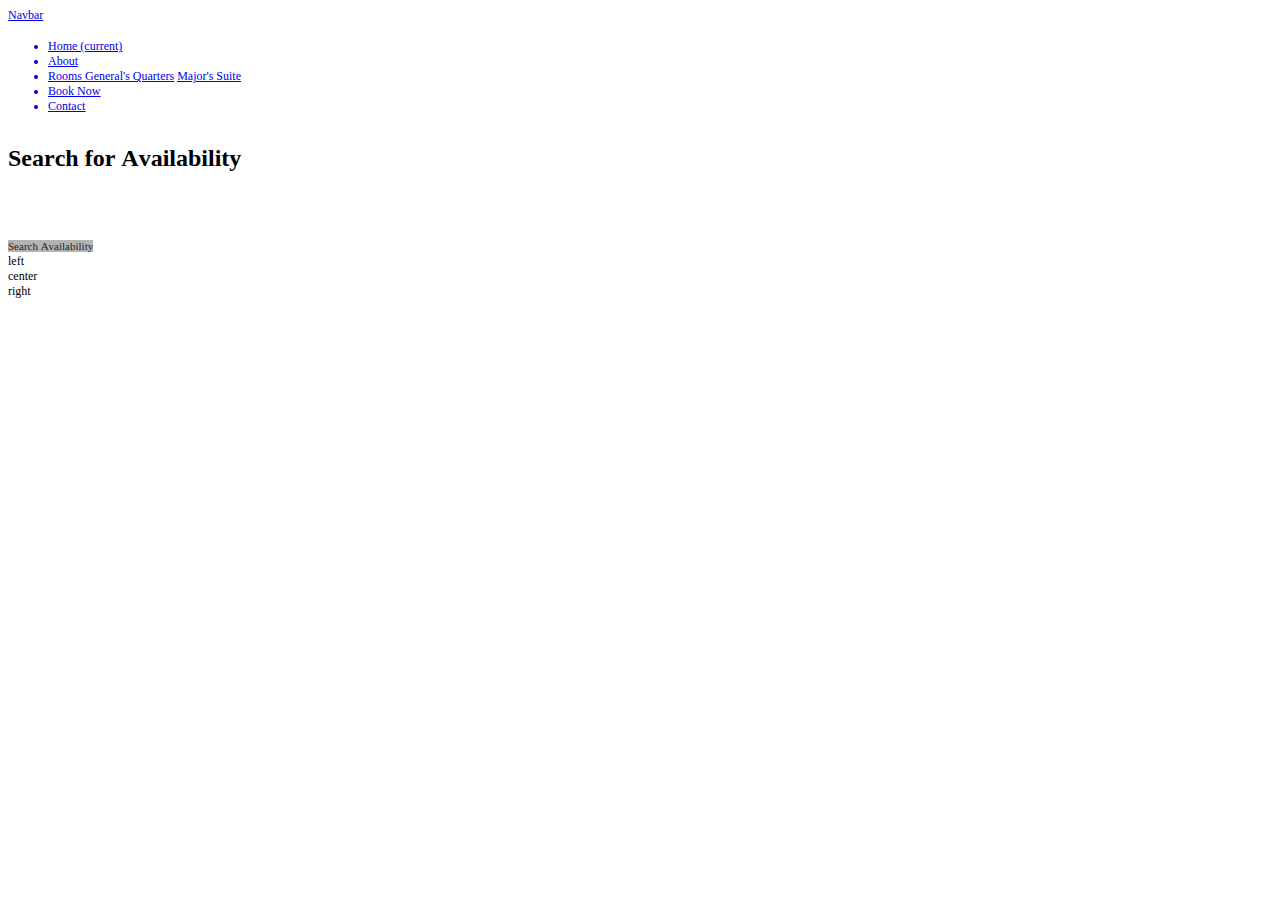
<file: html-source/reservation.html>
<!DOCTYPE html PUBLIC "-//W3C//DTD HTML 4.01//EN" "http://www.w3.org/TR/html4/strict.dtd">
<html>
<head>
  <meta http-equiv="Content-Type" content="text/html; charset=utf-8">
  <meta http-equiv="Content-Style-Type" content="text/css">
  <title></title>
  <meta name="Generator" content="Cocoa HTML Writer">
  <meta name="CocoaVersion" content="2113.2">
  <style type="text/css">
    p.p1 {margin: 0.0px 0.0px 0.0px 0.0px; font: 12.0px Times; color: #0000e9; -webkit-text-stroke: #0000e9}
    p.p2 {margin: 0.0px 0.0px 0.0px 0.0px; font: 12.0px Times; color: #000000; -webkit-text-stroke: #000000; min-height: 14.0px}
    p.p4 {margin: 0.0px 0.0px 6.0px 0.0px; font: 12.0px Times; color: #000000; -webkit-text-stroke: #000000; min-height: 14.0px}
    p.p5 {margin: 0.0px 0.0px 0.0px 0.0px; font: 11.0px 'Helvetica Neue'; color: #000000; color: rgba(0, 0, 0, 0.85); -webkit-text-stroke: rgba(0, 0, 0, 0.85)}
    p.p6 {margin: 0.0px 0.0px 0.0px 0.0px; font: 12.0px Times; color: #000000; -webkit-text-stroke: #000000}
    li.li1 {margin: 0.0px 0.0px 0.0px 0.0px; font: 12.0px Times; color: #0000e9; -webkit-text-stroke: #0000e9}
    span.s1 {text-decoration: underline ; font-kerning: none}
    span.s2 {-webkit-text-stroke: 0px #000000}
    span.s3 {font-kerning: none; color: #000000; -webkit-text-stroke: 0px #000000}
    span.s4 {text-decoration: underline ; font-kerning: none; color: #0000e9; -webkit-text-stroke: 0px #0000e9}
    span.s5 {font-kerning: none}
    span.s6 {font-kerning: none; background-color: #b3b3b3}
    span.s7 {font: 12.0px Times; font-kerning: none; color: #000000; -webkit-text-stroke: 0px #000000}
    ul.ul1 {list-style-type: disc}
  </style>
</head>
<body>
<p class="p1"><span class="s1">Navbar</span></p>
<ul class="ul1">
  <li class="li1"><span class="s2"><a href="file:///Users/migu4903/projects/go-course/bookings-mine/html-source/index.html"><span class="s1">Home (current)</span></a></span><span class="s3"><span class="Apple-converted-space"> </span></span></li>
  <li class="li1"><span class="s2"><a href="file:///Users/migu4903/projects/go-course/bookings-mine/html-source/about.html"><span class="s1">About</span></a></span><span class="s3"><span class="Apple-converted-space"> </span></span></li>
  <li class="li1"><span class="s2"></span><span class="s1">Rooms <a href="file:///Users/migu4903/projects/go-course/bookings-mine/html-source/generals.html">General's Quarters</a></span><span class="s3"> <a href="file:///Users/migu4903/projects/go-course/bookings-mine/html-source/majors.html"><span class="s4">Major's Suite</span></a> <br>
</span></li>
  <li class="li1"><span class="s2"><a href="file:///Users/migu4903/projects/go-course/bookings-mine/html-source/reservation.html"><span class="s1">Book Now</span></a></span><span class="s3"><span class="Apple-converted-space"> </span></span></li>
  <li class="li1"><span class="s2"><a href="file:///Users/migu4903/projects/go-course/bookings-mine/html-source/contact.html"><span class="s1">Contact</span></a></span><span class="s3"><span class="Apple-converted-space"> </span></span></li>
</ul>
<p class="p2"><span class="s5"></span><br></p>
<h1 style="margin: 0.0px 0.0px 16.1px 0.0px; font: 24.0px Times; color: #000000; -webkit-text-stroke: #000000"><span class="s5"><b>Search for Availability</b></span></h1>
<p class="p2"><span class="s5"></span><br></p>
<p class="p2"><span class="s5"></span><br></p>
<p class="p4"><span class="s5"></span><br></p>
<p class="p5"><span class="s6">Search Availability</span><span class="s7"><span class="Apple-converted-space"> </span></span></p>
<p class="p6"><span class="s5">left<span class="Apple-converted-space"> </span></span></p>
<p class="p6"><span class="s5">center<span class="Apple-converted-space"> </span></span></p>
<p class="p6"><span class="s5">right<span class="Apple-converted-space"> </span></span></p>
</body>
</html>
</file>
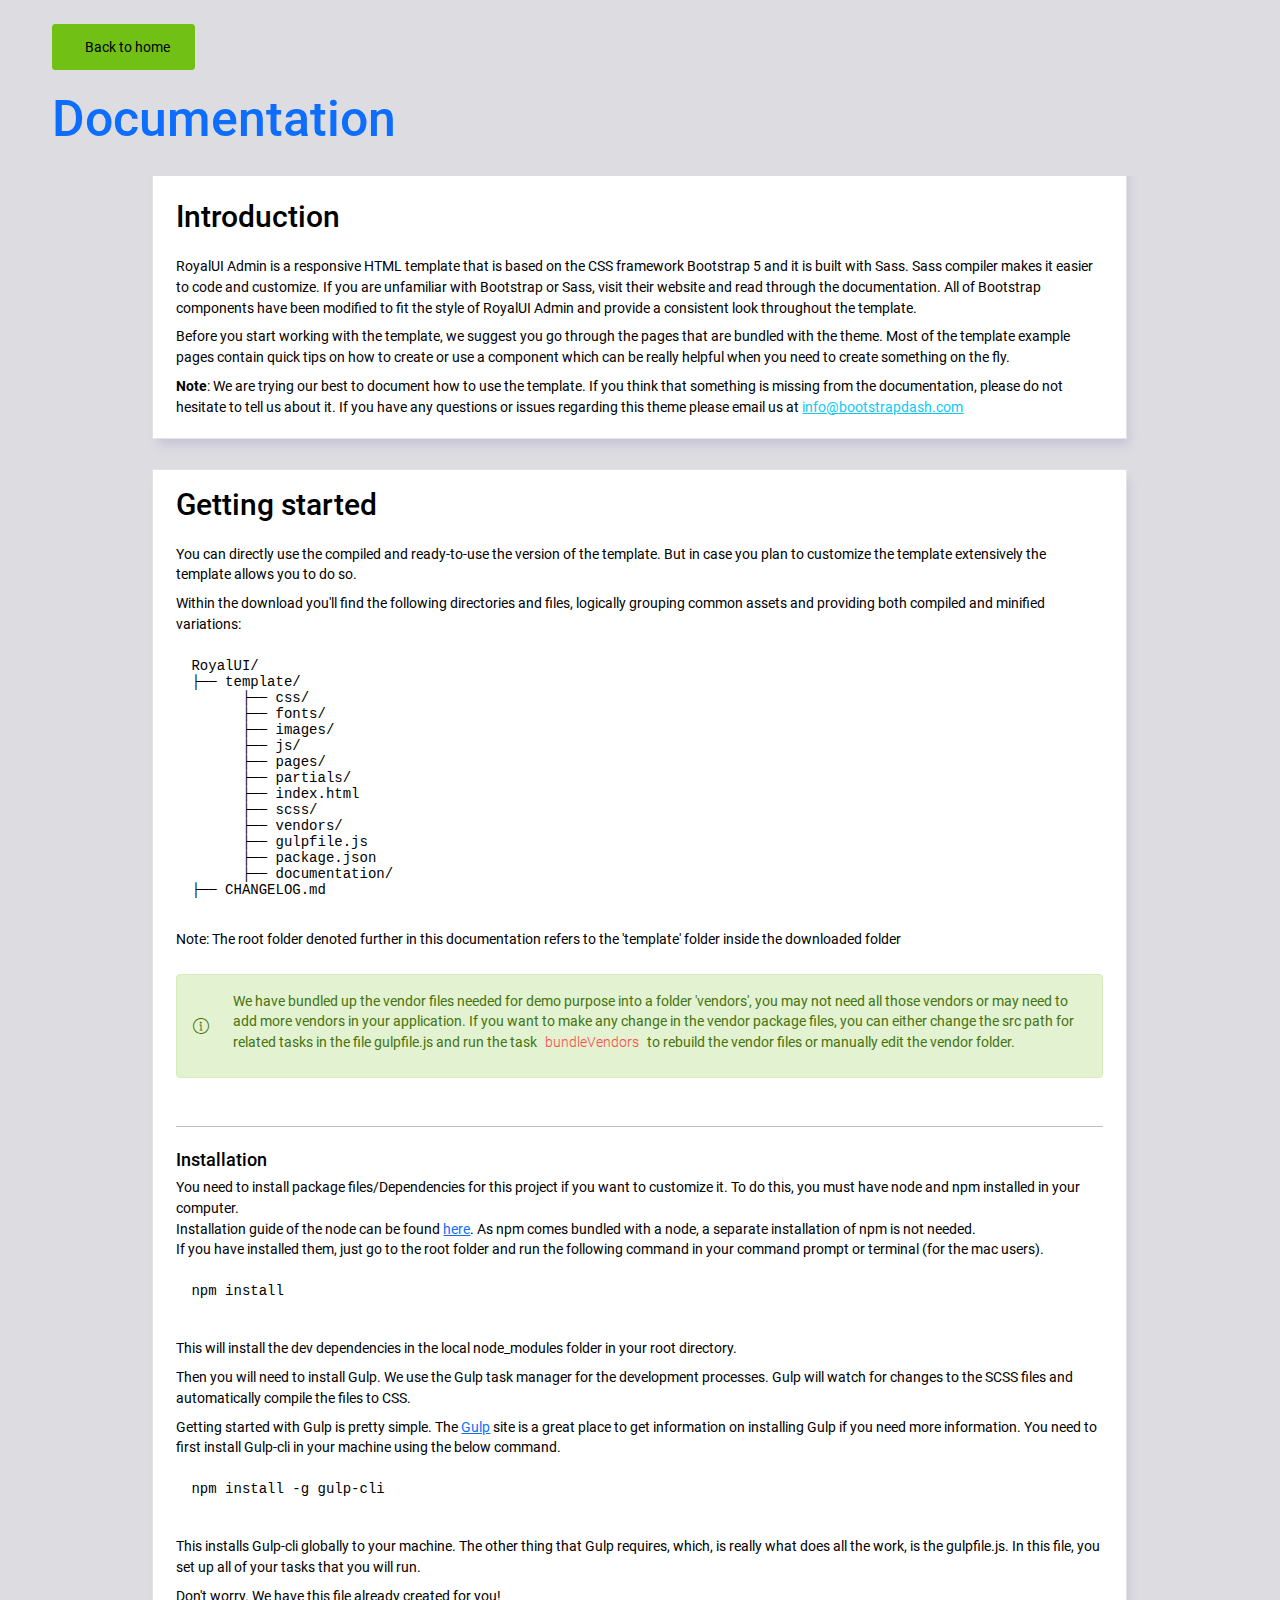
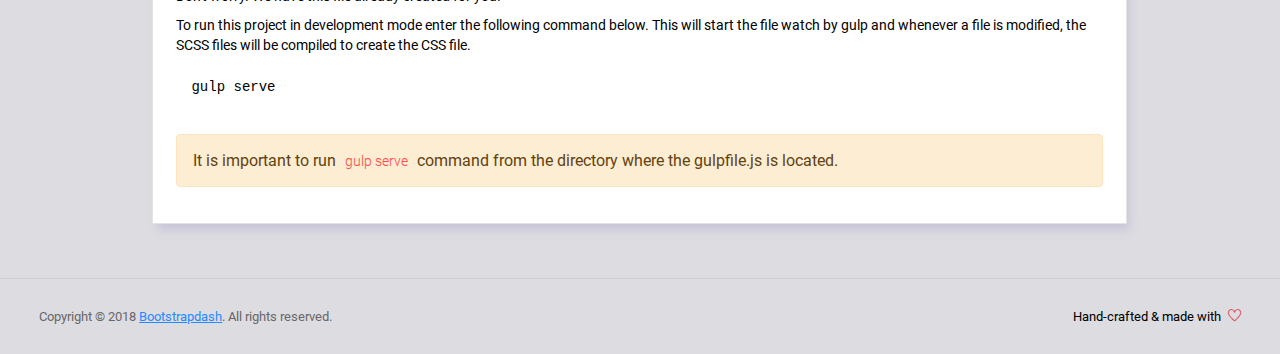
<file: static/admin/documentation/documentation.html>
<!DOCTYPE html>
<html lang="en">

<head>
  <!-- Required meta tags -->
  <meta charset="utf-8">
  <meta name="viewport" content="width=device-width, initial-scale=1, shrink-to-fit=no">
  <title>RoyalUI Admin Dashboard</title>
  <!-- plugins:css -->
  <link rel="stylesheet" href="../vendors/ti-icons/css/themify-icons.css">
  <link rel="stylesheet" href="../vendors/base/vendor.bundle.base.css">
  <!-- endinject -->
  <!-- plugin css for this page -->
  <!-- End plugin css for this page -->
  <!-- inject:css -->
  <link rel="stylesheet" href="../css/style.css">
  <!-- endinject -->
  <link rel="shortcut icon" href="../images/favicon.png" />
</head>

<body>
  <div class="container-scroller">
    <div class="container-fluid page-body-wrapper full-page-wrapper">
      <div class="main-panel w-100  documentation">
        <div class="content-wrapper">
          <div class="container-fluid">
            <div class="row">
              <div class="col-12 doc-header">
                <a class="btn btn-success" href="../index.html"><i class="mdi mdi-home me-2"></i>Back to home</a>
                <h1 class="text-primary mt-4">Documentation</h1>
              </div>
            </div>
            <div class="row doc-content">
              <div class="col-12 col-md-10 offset-md-1">
                <div class="col-12 grid-margin" id="doc-intro">
                    <div class="card">
                        <div class="card-body">
                            <h3 class="mb-4 mt-4">Introduction</h3>
                            <p>RoyalUI Admin is a responsive HTML template that is based on the CSS framework Bootstrap 5 and it is built with Sass. Sass compiler makes it easier to code and customize. If you are unfamiliar with Bootstrap or Sass, visit their
                                website and read through the documentation. All of Bootstrap components have been modified to fit the style of RoyalUI Admin and provide a consistent look throughout the template.</p>
                            <p>Before you start working with the template, we suggest you go through the pages that are bundled with the theme. Most of the template example pages contain quick tips on how to create or use a component which can
                                be really helpful when you need to create something on the fly.</p>
                            <p class="d-inline"><strong>Note</strong>: We are trying our best to document how to use the template. If you think that something is missing from the documentation, please do not hesitate to tell us about it. If you have any questions or issues regarding this theme please email us at <a class="d-inline text-info" href="mailto:info@bootstrapdash.com">info@bootstrapdash.com</a></p>
                        </div>
                    </div>
                </div>
                <div class="col-12 grid-margin" id="doc-started">
                    <div class="card">
                        <div class="card-body">
                            <h3 class="mb-4">Getting started</h3>
                            <p>You can directly use the compiled and ready-to-use the version of the template. But in case you plan to customize the template extensively the template allows you to do so.</p>
                            <p>Within the download you'll find the following directories and files, logically grouping common assets and providing both compiled and minified variations:</p>
                            <pre>
RoyalUI/
├── template/
      ├── css/
      ├── fonts/
      ├── images/
      ├── js/
      ├── pages/
      ├── partials/
      ├── index.html
      ├── scss/
      ├── vendors/
      ├── gulpfile.js
      ├── package.json                           
      ├── documentation/
├── CHANGELOG.md</pre>
                            <p class="mt-1">Note: The root folder denoted further in this documentation refers to the 'template' folder inside the downloaded folder</p>
                            <div class="alert alert-success mt-4 d-flex align-items-center" role="alert">
                              <i class="ti-info-alt me-4"></i>
                              <p>We have bundled up the vendor files needed for demo purpose into a folder 'vendors', you may not need all those vendors or may need to add more vendors in your application. If you want to make any change in the vendor package files, you can either change the src path for related tasks in the file gulpfile.js and run the task <code> bundleVendors </code> to rebuild the vendor files or manually edit the vendor folder.</p>
                            </div>
                            <hr class="mt-5">
                            <h4 class="mt-4">Installation</h4>
                            <p class="mb-0">
                              You need to install package files/Dependencies for this project if you want to customize it. To do this, you must have <span class="font-weight-bold">node and npm</span> installed in your computer.
                            </p>
                            <p class="mb-0">Installation guide of the node can be found <a href="https://nodejs.org/en/">here</a>. As npm comes bundled with a node, a separate installation of npm is not needed.</p>
                            <p>
                                If you have installed them, just go to the root folder and run the following command in your command prompt or terminal (for the mac users).
                            </p>
                            <pre class="shell-mode">
npm install</pre>
                            <p class="mt-4">
                              This will install the dev dependencies in the local <span class="font-weight-bold">node_modules</span> folder in your root directory.
                            </p>
                            <p class="mt-2">
                              Then you will need to install <span class="font-weight-bold">Gulp</span>. We use the Gulp task manager for the development processes. Gulp will watch for changes to the SCSS files and automatically compile the files to CSS.
                            </p>
                            <p>Getting started with Gulp is pretty simple. The <a href="https://gulpjs.com/" target="_blank">Gulp</a> site is a great place to get information on installing Gulp if you need more information. You need to first install Gulp-cli in your machine using the below command.</p>
                            <pre class="shell-mode">
npm install -g gulp-cli</pre>
                            <p class="mt-4">This installs Gulp-cli globally to your machine. The other thing that Gulp requires, which, is really what does all the work, is the gulpfile.js. In this file, you set up all of your tasks that you will run.</p>
                            <p>Don't worry. We have this file already created for you!</p>
                            <p>To run this project in development mode enter the following command below. This will start the file watch by gulp and whenever a file is modified, the SCSS files will be compiled to create the CSS file.</p>
<pre class="shell-mode">
gulp serve</pre>           
                            <div class="alert alert-warning mt-4" role="alert">
                              <i class="ti-info-alt-outline"></i>It is important to run <code>gulp serve</code> command from the directory where the gulpfile.js is located.
                            </div>
                        </div>
                    </div>
                </div>
              </div>
            </div>
          </div>
        </div>
        <!-- partial:../partials/_footer.html -->

        <footer class="footer">
          <div class="d-sm-flex justify-content-center justify-content-sm-between">
            <span class="text-muted text-center text-sm-left d-block d-sm-inline-block">Copyright © 2018 <a href="https://www.bootstrapdash.com/" target="_blank">Bootstrapdash</a>. All rights reserved.</span>
            <span class="float-none float-sm-right d-block mt-1 mt-sm-0 text-center">Hand-crafted & made with <i class="ti-heart text-danger ms-1"></i></span>
          </div>
        </footer>

        <!-- partial -->
      </div>
    </div>
  </div>
<!-- plugins:js -->
<script src="../vendors/base/vendor.bundle.base.js"></script>
<!-- endinject -->
<!-- inject:js -->
<script src="../js/off-canvas.js"></script>
<script src="../js/hoverable-collapse.js"></script>
<script src="../js/template.js"></script>
<script src="../js/todolist.js"></script>
<!-- endinject -->
<!-- Custom js for this page-->
<script src="../js/documentation.js"></script> 
<!-- End custom js for this page-->
</body>

</html>
</file>
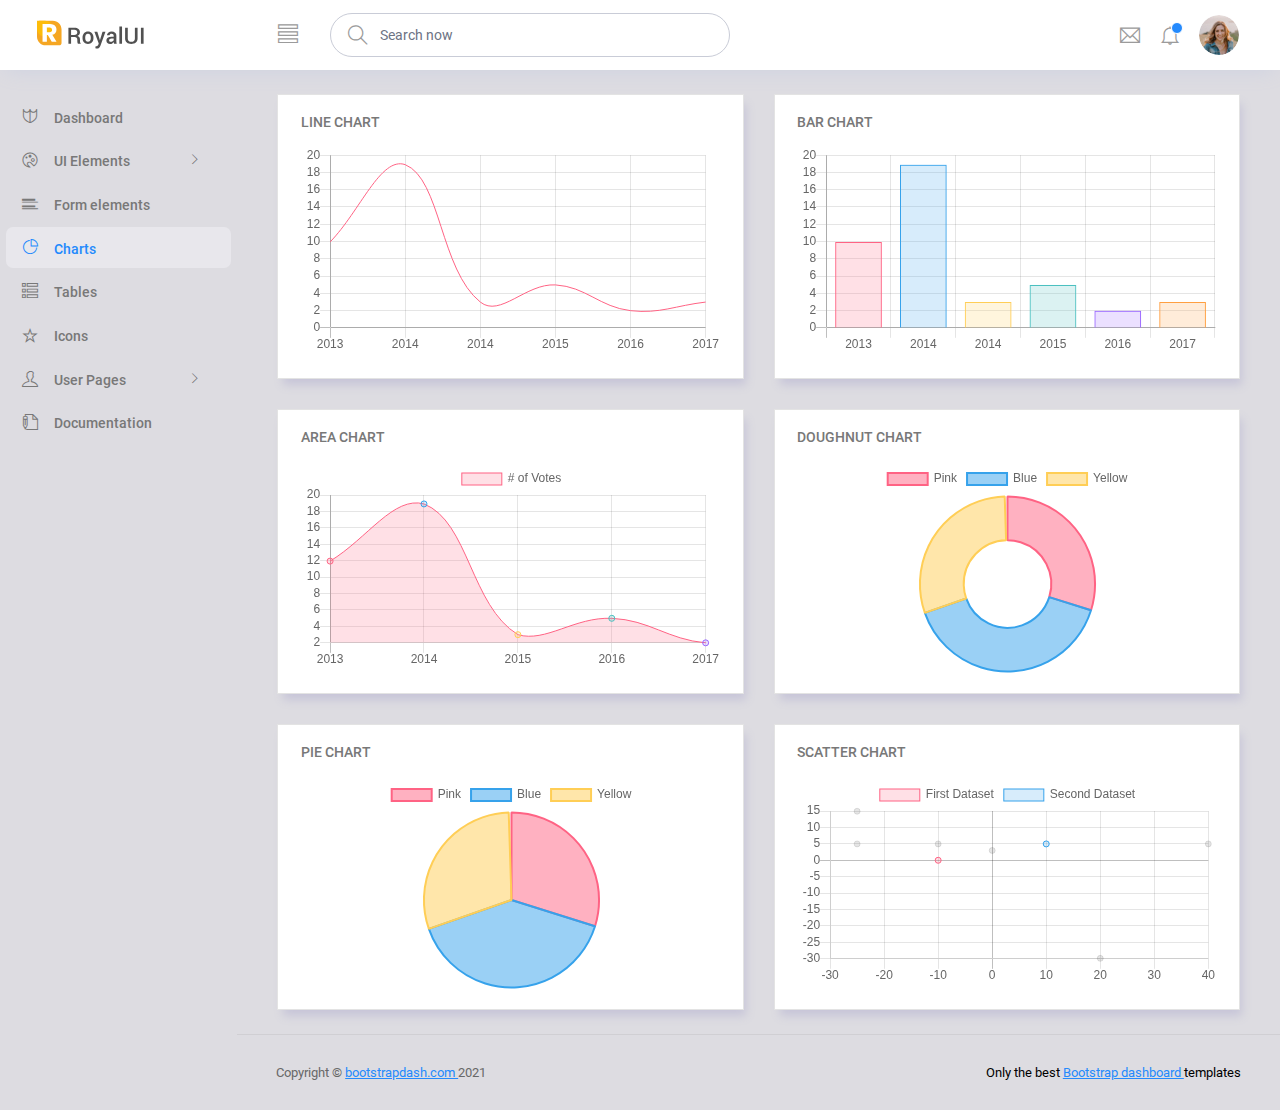
<file: static/admin/pages/charts/chartjs.html>
<!DOCTYPE html>
<html lang="en">

<head>
  <!-- Required meta tags -->
  <meta charset="utf-8">
  <meta name="viewport" content="width=device-width, initial-scale=1, shrink-to-fit=no">
  <title>RoyalUI Admin</title>
  <!-- plugins:css -->
  <link rel="stylesheet" href="../../vendors/ti-icons/css/themify-icons.css">
  <link rel="stylesheet" href="../../vendors/base/vendor.bundle.base.css">
  <!-- endinject -->
  <!-- inject:css -->
  <link rel="stylesheet" href="../../css/style.css">
  <!-- endinject -->
  <link rel="shortcut icon" href="../../images/favicon.png" />
</head>

<body>
  <div class="container-scroller">
    <!-- partial:../../partials/_navbar.html -->
    <nav class="navbar col-lg-12 col-12 p-0 fixed-top d-flex flex-row">
      <div class="text-center navbar-brand-wrapper d-flex align-items-center justify-content-center">
        <a class="navbar-brand brand-logo me-5" href="../../index.html"><img src="../../images/logo.svg" class="me-2" alt="logo"/></a>
        <a class="navbar-brand brand-logo-mini" href="../../index.html"><img src="../../images/logo-mini.svg" alt="logo"/></a>
      </div>
      <div class="navbar-menu-wrapper d-flex align-items-center justify-content-end">
        <button class="navbar-toggler navbar-toggler align-self-center" type="button" data-toggle="minimize">
          <span class="ti-view-list"></span>
        </button>
        <ul class="navbar-nav mr-lg-2">
          <li class="nav-item nav-search d-none d-lg-block">
            <div class="input-group">
              <div class="input-group-prepend hover-cursor" id="navbar-search-icon">
                <span class="input-group-text" id="search">
                  <i class="ti-search"></i>
                </span>
              </div>
              <input type="text" class="form-control" id="navbar-search-input" placeholder="Search now" aria-label="search" aria-describedby="search">
            </div>
          </li>
        </ul>
        <ul class="navbar-nav navbar-nav-right">
          <li class="nav-item dropdown me-1">
            <a class="nav-link count-indicator dropdown-toggle d-flex justify-content-center align-items-center" id="messageDropdown" href="#" data-bs-toggle="dropdown">
              <i class="ti-email mx-0"></i>
            </a>
            <div class="dropdown-menu dropdown-menu-right navbar-dropdown" aria-labelledby="messageDropdown">
              <p class="mb-0 font-weight-normal float-left dropdown-header">Messages</p>
              <a class="dropdown-item">
                <div class="item-thumbnail">
                    <img src="../../images/faces/face4.jpg" alt="image" class="profile-pic">
                </div>
                <div class="item-content flex-grow">
                  <h6 class="ellipsis font-weight-normal">David Grey
                  </h6>
                  <p class="font-weight-light small-text text-muted mb-0">
                    The meeting is cancelled
                  </p>
                </div>
              </a>
              <a class="dropdown-item">
                <div class="item-thumbnail">
                    <img src="../../images/faces/face2.jpg" alt="image" class="profile-pic">
                </div>
                <div class="item-content flex-grow">
                  <h6 class="ellipsis font-weight-normal">Tim Cook
                  </h6>
                  <p class="font-weight-light small-text text-muted mb-0">
                    New product launch
                  </p>
                </div>
              </a>
              <a class="dropdown-item">
                <div class="item-thumbnail">
                    <img src="../../images/faces/face3.jpg" alt="image" class="profile-pic">
                </div>
                <div class="item-content flex-grow">
                  <h6 class="ellipsis font-weight-normal"> Johnson
                  </h6>
                  <p class="font-weight-light small-text text-muted mb-0">
                    Upcoming board meeting
                  </p>
                </div>
              </a>
            </div>
          </li>
          <li class="nav-item dropdown">
            <a class="nav-link count-indicator dropdown-toggle" id="notificationDropdown" href="#" data-bs-toggle="dropdown">
              <i class="ti-bell mx-0"></i>
              <span class="count"></span>
            </a>
            <div class="dropdown-menu dropdown-menu-right navbar-dropdown" aria-labelledby="notificationDropdown">
              <p class="mb-0 font-weight-normal float-left dropdown-header">Notifications</p>
              <a class="dropdown-item">
                <div class="item-thumbnail">
                  <div class="item-icon bg-success">
                    <i class="ti-info-alt mx-0"></i>
                  </div>
                </div>
                <div class="item-content">
                  <h6 class="font-weight-normal">Application Error</h6>
                  <p class="font-weight-light small-text mb-0 text-muted">
                    Just now
                  </p>
                </div>
              </a>
              <a class="dropdown-item">
                <div class="item-thumbnail">
                  <div class="item-icon bg-warning">
                    <i class="ti-settings mx-0"></i>
                  </div>
                </div>
                <div class="item-content">
                  <h6 class="font-weight-normal">Settings</h6>
                  <p class="font-weight-light small-text mb-0 text-muted">
                    Private message
                  </p>
                </div>
              </a>
              <a class="dropdown-item">
                <div class="item-thumbnail">
                  <div class="item-icon bg-info">
                    <i class="ti-user mx-0"></i>
                  </div>
                </div>
                <div class="item-content">
                  <h6 class="font-weight-normal">New user registration</h6>
                  <p class="font-weight-light small-text mb-0 text-muted">
                    2 days ago
                  </p>
                </div>
              </a>
            </div>
          </li>
          <li class="nav-item nav-profile dropdown">
            <a class="nav-link dropdown-toggle" href="#" data-bs-toggle="dropdown" id="profileDropdown">
              <img src="../../images/faces/face28.jpg" alt="profile"/>
            </a>
            <div class="dropdown-menu dropdown-menu-right navbar-dropdown" aria-labelledby="profileDropdown">
              <a class="dropdown-item">
                <i class="ti-settings text-primary"></i>
                Settings
              </a>
              <a class="dropdown-item">
                <i class="ti-power-off text-primary"></i>
                Logout
              </a>
            </div>
          </li>
        </ul>
        <button class="navbar-toggler navbar-toggler-right d-lg-none align-self-center" type="button" data-toggle="offcanvas">
          <span class="ti-view-list"></span>
        </button>
      </div>
    </nav>
    <!-- partial -->
    <div class="container-fluid page-body-wrapper">
      <!-- partial:../../partials/_sidebar.html -->
      <nav class="sidebar sidebar-offcanvas" id="sidebar">
        <ul class="nav">
          <li class="nav-item">
            <a class="nav-link" href="../../index.html">
              <i class="ti-shield menu-icon"></i>
              <span class="menu-title">Dashboard</span>
            </a>
          </li>
          <li class="nav-item">
            <a class="nav-link" data-bs-toggle="collapse" href="#ui-basic" aria-expanded="false" aria-controls="ui-basic">
              <i class="ti-palette menu-icon"></i>
              <span class="menu-title">UI Elements</span>
              <i class="menu-arrow"></i>
            </a>
            <div class="collapse" id="ui-basic">
              <ul class="nav flex-column sub-menu">
                <li class="nav-item"> <a class="nav-link" href="../../pages/ui-features/buttons.html">Buttons</a></li>
                <li class="nav-item"> <a class="nav-link" href="../../pages/ui-features/typography.html">Typography</a></li>
              </ul>
            </div>
          </li>
          <li class="nav-item">
            <a class="nav-link" href="../../pages/forms/basic_elements.html">
              <i class="ti-layout-list-post menu-icon"></i>
              <span class="menu-title">Form elements</span>
            </a>
          </li>
          <li class="nav-item">
            <a class="nav-link" href="../../pages/charts/chartjs.html">
              <i class="ti-pie-chart menu-icon"></i>
              <span class="menu-title">Charts</span>
            </a>
          </li>
          <li class="nav-item">
            <a class="nav-link" href="../../pages/tables/basic-table.html">
              <i class="ti-view-list-alt menu-icon"></i>
              <span class="menu-title">Tables</span>
            </a>
          </li>
          <li class="nav-item">
            <a class="nav-link" href="../../pages/icons/themify.html">
              <i class="ti-star menu-icon"></i>
              <span class="menu-title">Icons</span>
            </a>
          </li>
          <li class="nav-item">
            <a class="nav-link" data-bs-toggle="collapse" href="#auth" aria-expanded="false" aria-controls="auth">
              <i class="ti-user menu-icon"></i>
              <span class="menu-title">User Pages</span>
              <i class="menu-arrow"></i>
            </a>
            <div class="collapse" id="auth">
              <ul class="nav flex-column sub-menu">
                <li class="nav-item"> <a class="nav-link" href="../../pages/samples/login.html"> Login </a></li>
                <li class="nav-item"> <a class="nav-link" href="../../pages/samples/login-2.html"> Login 2 </a></li>
                <li class="nav-item"> <a class="nav-link" href="../../pages/samples/register.html"> Register </a></li>
                <li class="nav-item"> <a class="nav-link" href="../../pages/samples/register-2.html"> Register 2 </a></li>
                <li class="nav-item"> <a class="nav-link" href="../../pages/samples/lock-screen.html"> Lockscreen </a></li>
              </ul>
            </div>
          </li>
          <li class="nav-item">
            <a class="nav-link" href="../../documentation/documentation.html">
              <i class="ti-write menu-icon"></i>
              <span class="menu-title">Documentation</span>
            </a>
          </li>
        </ul>
      </nav>
      <!-- partial -->
      <div class="main-panel">
        <div class="content-wrapper">
          <div class="row">
            <div class="col-lg-6 grid-margin stretch-card">
              <div class="card">
                <div class="card-body">
                  <h4 class="card-title">Line chart</h4>
                  <canvas id="lineChart"></canvas>
                </div>
              </div>
            </div>
            <div class="col-lg-6 grid-margin stretch-card">
              <div class="card">
                <div class="card-body">
                  <h4 class="card-title">Bar chart</h4>
                  <canvas id="barChart"></canvas>
                </div>
              </div>
            </div>
          </div>
          <div class="row">
            <div class="col-lg-6 grid-margin stretch-card">
              <div class="card">
                <div class="card-body">
                  <h4 class="card-title">Area chart</h4>
                  <canvas id="areaChart"></canvas>
                </div>
              </div>
            </div>
            <div class="col-lg-6 grid-margin stretch-card">
              <div class="card">
                <div class="card-body">
                  <h4 class="card-title">Doughnut chart</h4>
                  <canvas id="doughnutChart"></canvas>
                </div>
              </div>
            </div>
          </div>
          <div class="row">
            <div class="col-lg-6 grid-margin grid-margin-lg-0 stretch-card">
              <div class="card">
                <div class="card-body">
                  <h4 class="card-title">Pie chart</h4>
                  <canvas id="pieChart"></canvas>
                </div>
              </div>
            </div>
            <div class="col-lg-6 grid-margin grid-margin-lg-0 stretch-card">
              <div class="card">
                <div class="card-body">
                  <h4 class="card-title">Scatter chart</h4>
                  <canvas id="scatterChart"></canvas>
                </div>
              </div>
            </div>
          </div>
        </div>
        <!-- content-wrapper ends -->
        <!-- partial:../../partials/_footer.html -->
        <footer class="footer">
          <div class="d-sm-flex justify-content-center justify-content-sm-between">
            <span class="text-muted text-center text-sm-left d-block d-sm-inline-block">Copyright © <a href="https://www.bootstrapdash.com/" target="_blank">bootstrapdash.com </a>2021</span>
            <span class="float-none float-sm-right d-block mt-1 mt-sm-0 text-center">Only the best <a href="https://www.bootstrapdash.com/" target="_blank"> Bootstrap dashboard </a> templates</span>
          </div>
        </footer>
        <!-- partial -->
      </div>
      <!-- main-panel ends -->
    </div>
    <!-- page-body-wrapper ends -->
  </div>
  <!-- container-scroller -->
  <!-- plugins:js -->
  <script src="../../vendors/base/vendor.bundle.base.js"></script>
  <!-- endinject -->
  <!-- Plugin js for this page-->
  <script src="../../vendors/chart.js/Chart.min.js"></script>
  <!-- End plugin js for this page-->
  <!-- inject:js -->
  <script src="../../js/off-canvas.js"></script>
  <script src="../../js/hoverable-collapse.js"></script>
  <script src="../../js/template.js"></script>
  <script src="../../js/todolist.js"></script>
  <!-- endinject -->
  <!-- Custom js for this page-->
  <script src="../../js/chart.js"></script>
  <!-- End custom js for this page-->
</body>

</html>
</file>
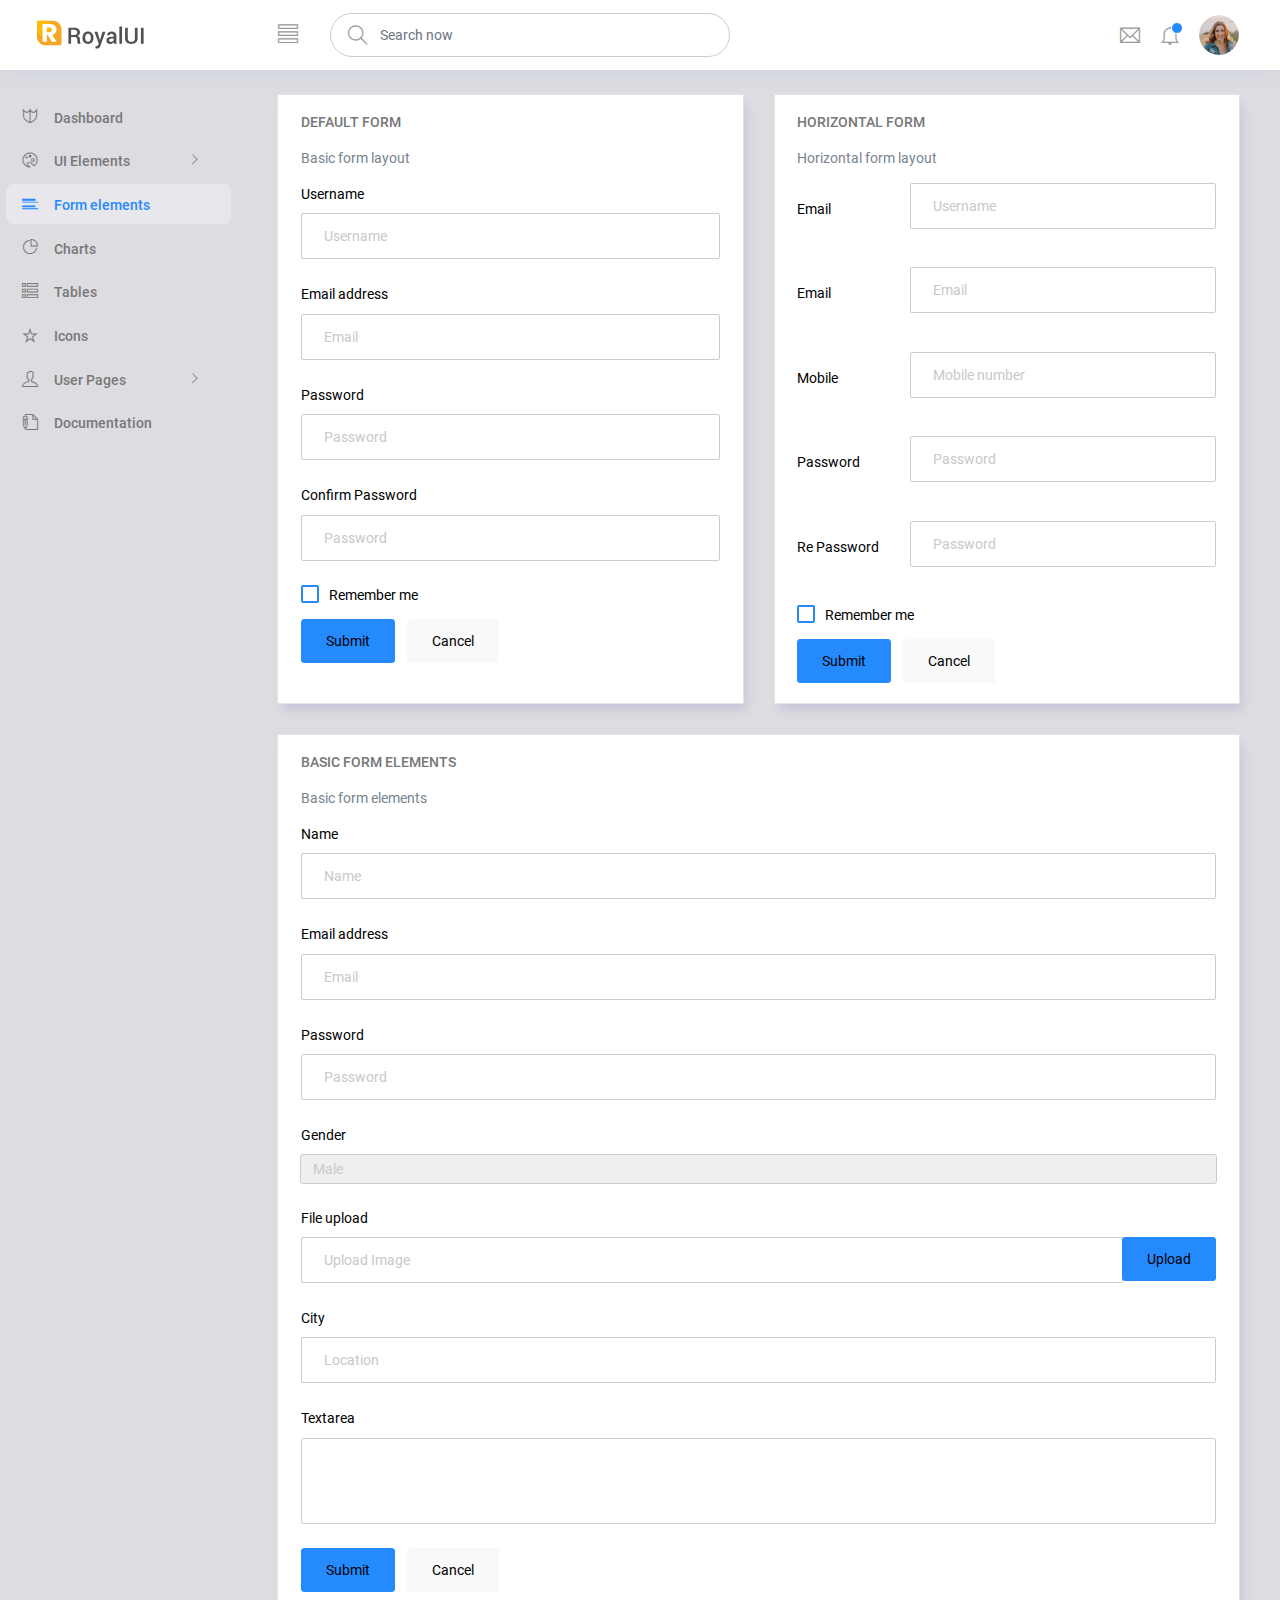
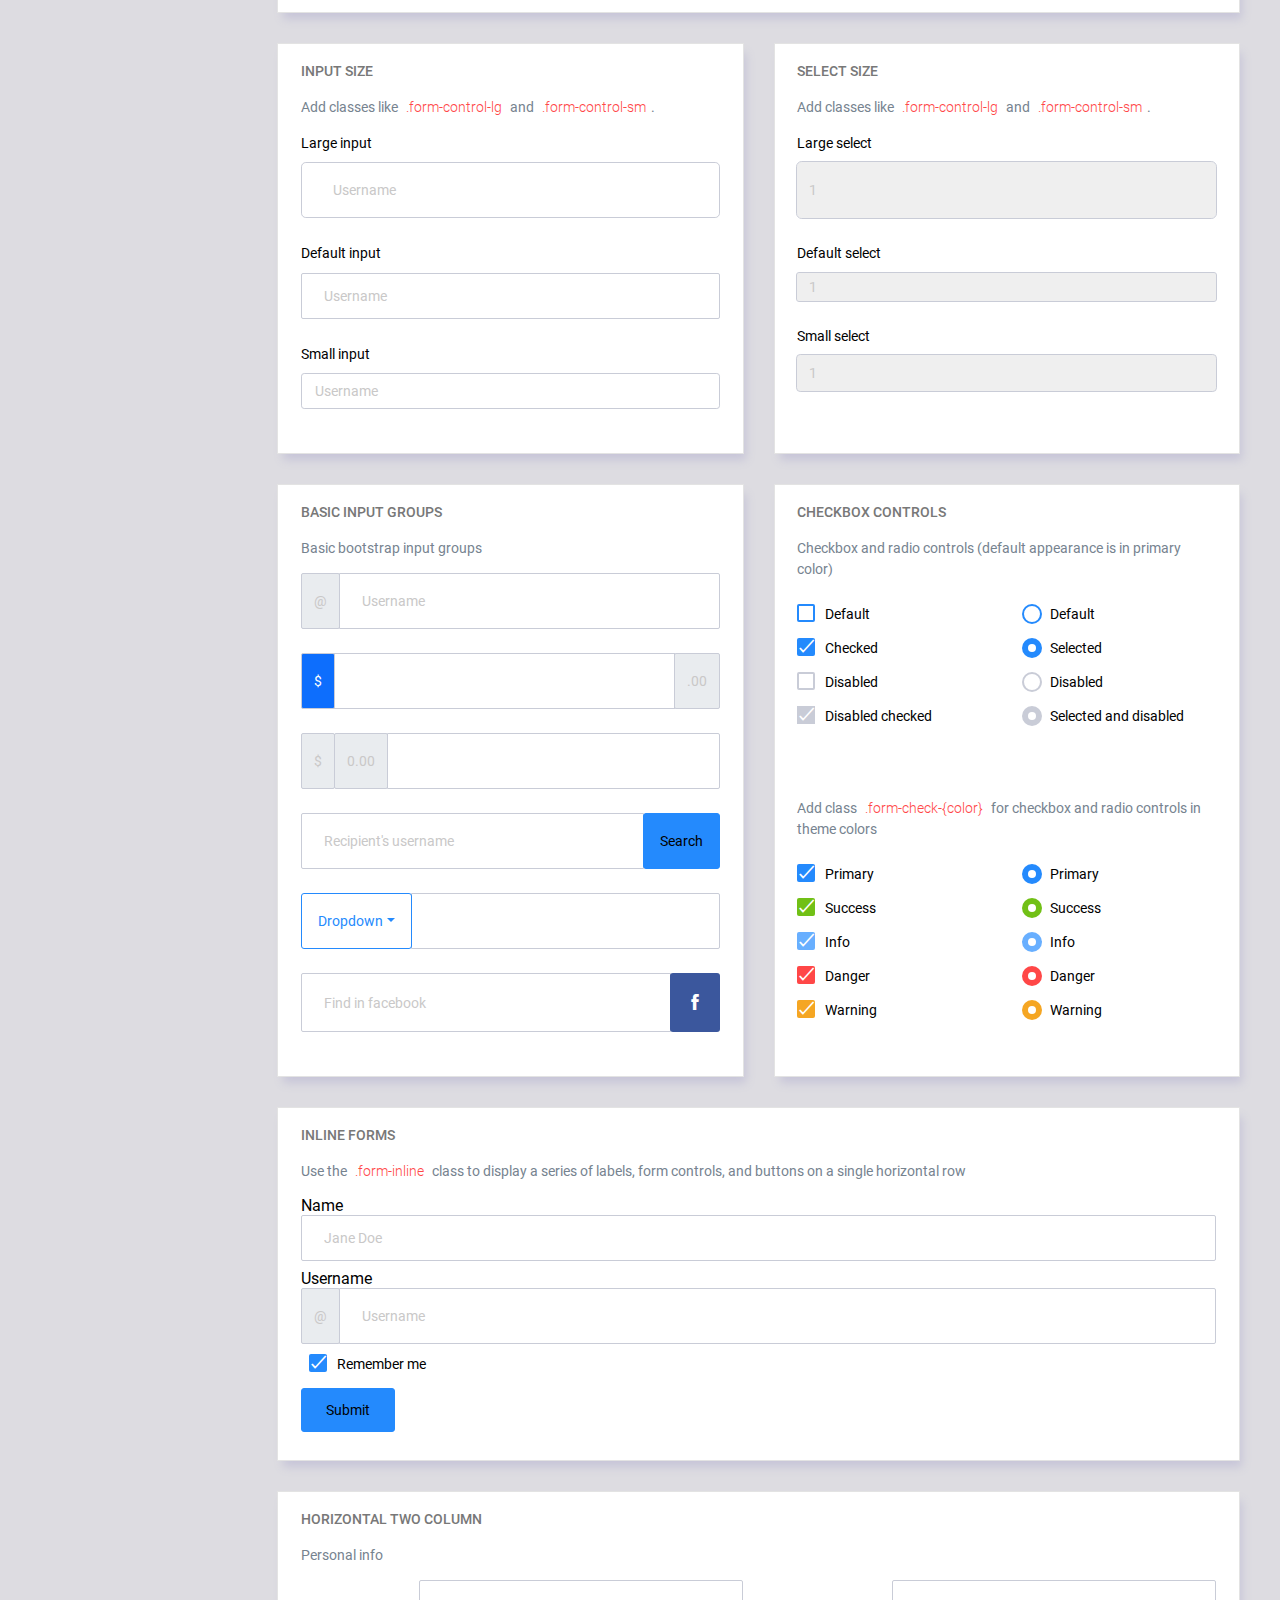
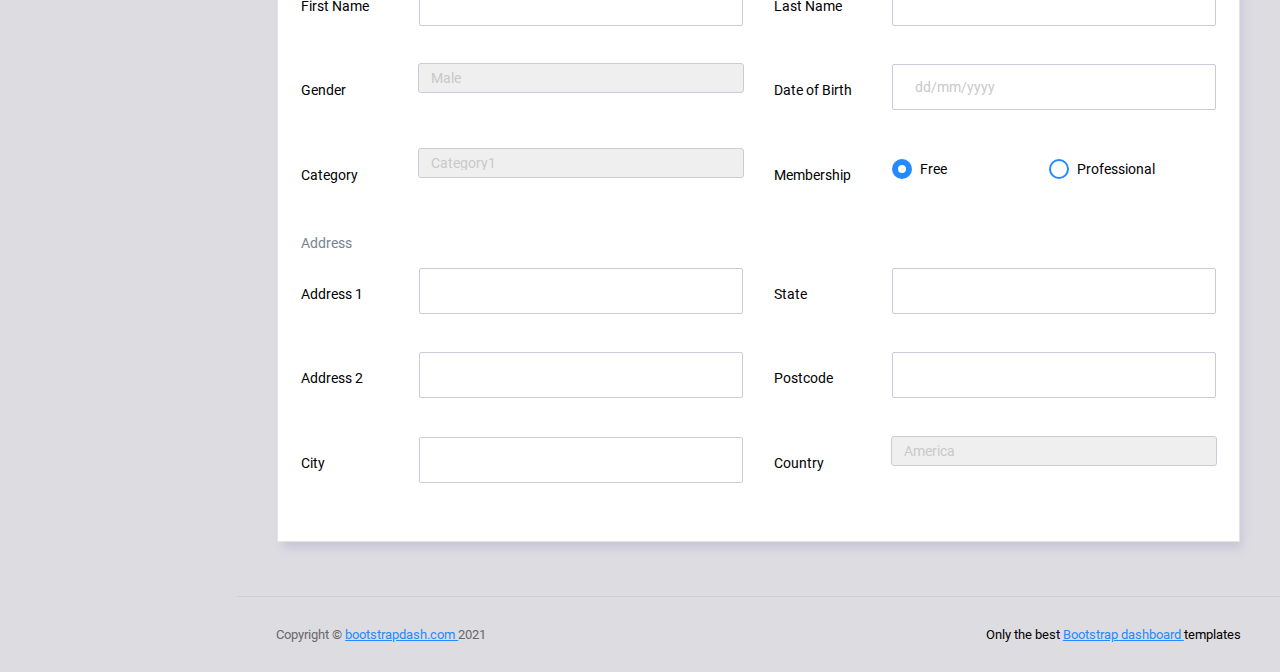
<file: static/admin/pages/forms/basic_elements.html>
<!DOCTYPE html>
<html lang="en">

<head>
  <!-- Required meta tags -->
  <meta charset="utf-8">
  <meta name="viewport" content="width=device-width, initial-scale=1, shrink-to-fit=no">
  <title>RoyalUI Admin</title>
  <!-- plugins:css -->
  <link rel="stylesheet" href="../../vendors/ti-icons/css/themify-icons.css">
  <link rel="stylesheet" href="../../vendors/base/vendor.bundle.base.css">
  <!-- endinject -->
  <!-- plugin css for this page -->
  <!-- End plugin css for this page -->
  <!-- inject:css -->
  <link rel="stylesheet" href="../../css/style.css">
  <!-- endinject -->
  <link rel="shortcut icon" href="../../images/favicon.png" />
</head>

<body>
  <div class="container-scroller">
    <!-- partial:../../partials/_navbar.html -->
    <nav class="navbar col-lg-12 col-12 p-0 fixed-top d-flex flex-row">
      <div class="text-center navbar-brand-wrapper d-flex align-items-center justify-content-center">
        <a class="navbar-brand brand-logo me-5" href="../../index.html"><img src="../../images/logo.svg" class="me-2" alt="logo"/></a>
        <a class="navbar-brand brand-logo-mini" href="../../index.html"><img src="../../images/logo-mini.svg" alt="logo"/></a>
      </div>
      <div class="navbar-menu-wrapper d-flex align-items-center justify-content-end">
        <button class="navbar-toggler navbar-toggler align-self-center" type="button" data-toggle="minimize">
          <span class="ti-view-list"></span>
        </button>
        <ul class="navbar-nav mr-lg-2">
          <li class="nav-item nav-search d-none d-lg-block">
            <div class="input-group">
              <div class="input-group-prepend hover-cursor" id="navbar-search-icon">
                <span class="input-group-text" id="search">
                  <i class="ti-search"></i>
                </span>
              </div>
              <input type="text" class="form-control" id="navbar-search-input" placeholder="Search now" aria-label="search" aria-describedby="search">
            </div>
          </li>
        </ul>
        <ul class="navbar-nav navbar-nav-right">
          <li class="nav-item dropdown me-1">
            <a class="nav-link count-indicator dropdown-toggle d-flex justify-content-center align-items-center" id="messageDropdown" href="#" data-bs-toggle="dropdown">
              <i class="ti-email mx-0"></i>
            </a>
            <div class="dropdown-menu dropdown-menu-right navbar-dropdown" aria-labelledby="messageDropdown">
              <p class="mb-0 font-weight-normal float-left dropdown-header">Messages</p>
              <a class="dropdown-item">
                <div class="item-thumbnail">
                    <img src="../../images/faces/face4.jpg" alt="image" class="profile-pic">
                </div>
                <div class="item-content flex-grow">
                  <h6 class="ellipsis font-weight-normal">David Grey
                  </h6>
                  <p class="font-weight-light small-text text-muted mb-0">
                    The meeting is cancelled
                  </p>
                </div>
              </a>
              <a class="dropdown-item">
                <div class="item-thumbnail">
                    <img src="../../images/faces/face2.jpg" alt="image" class="profile-pic">
                </div>
                <div class="item-content flex-grow">
                  <h6 class="ellipsis font-weight-normal">Tim Cook
                  </h6>
                  <p class="font-weight-light small-text text-muted mb-0">
                    New product launch
                  </p>
                </div>
              </a>
              <a class="dropdown-item">
                <div class="item-thumbnail">
                    <img src="../../images/faces/face3.jpg" alt="image" class="profile-pic">
                </div>
                <div class="item-content flex-grow">
                  <h6 class="ellipsis font-weight-normal"> Johnson
                  </h6>
                  <p class="font-weight-light small-text text-muted mb-0">
                    Upcoming board meeting
                  </p>
                </div>
              </a>
            </div>
          </li>
          <li class="nav-item dropdown">
            <a class="nav-link count-indicator dropdown-toggle" id="notificationDropdown" href="#" data-bs-toggle="dropdown">
              <i class="ti-bell mx-0"></i>
              <span class="count"></span>
            </a>
            <div class="dropdown-menu dropdown-menu-right navbar-dropdown" aria-labelledby="notificationDropdown">
              <p class="mb-0 font-weight-normal float-left dropdown-header">Notifications</p>
              <a class="dropdown-item">
                <div class="item-thumbnail">
                  <div class="item-icon bg-success">
                    <i class="ti-info-alt mx-0"></i>
                  </div>
                </div>
                <div class="item-content">
                  <h6 class="font-weight-normal">Application Error</h6>
                  <p class="font-weight-light small-text mb-0 text-muted">
                    Just now
                  </p>
                </div>
              </a>
              <a class="dropdown-item">
                <div class="item-thumbnail">
                  <div class="item-icon bg-warning">
                    <i class="ti-settings mx-0"></i>
                  </div>
                </div>
                <div class="item-content">
                  <h6 class="font-weight-normal">Settings</h6>
                  <p class="font-weight-light small-text mb-0 text-muted">
                    Private message
                  </p>
                </div>
              </a>
              <a class="dropdown-item">
                <div class="item-thumbnail">
                  <div class="item-icon bg-info">
                    <i class="ti-user mx-0"></i>
                  </div>
                </div>
                <div class="item-content">
                  <h6 class="font-weight-normal">New user registration</h6>
                  <p class="font-weight-light small-text mb-0 text-muted">
                    2 days ago
                  </p>
                </div>
              </a>
            </div>
          </li>
          <li class="nav-item nav-profile dropdown">
            <a class="nav-link dropdown-toggle" href="#" data-bs-toggle="dropdown" id="profileDropdown">
              <img src="../../images/faces/face28.jpg" alt="profile"/>
            </a>
            <div class="dropdown-menu dropdown-menu-right navbar-dropdown" aria-labelledby="profileDropdown">
              <a class="dropdown-item">
                <i class="ti-settings text-primary"></i>
                Settings
              </a>
              <a class="dropdown-item">
                <i class="ti-power-off text-primary"></i>
                Logout
              </a>
            </div>
          </li>
        </ul>
        <button class="navbar-toggler navbar-toggler-right d-lg-none align-self-center" type="button" data-toggle="offcanvas">
          <span class="ti-view-list"></span>
        </button>
      </div>
    </nav>
    <!-- partial -->
    <div class="container-fluid page-body-wrapper">
      <!-- partial:../../partials/_sidebar.html -->
      <nav class="sidebar sidebar-offcanvas" id="sidebar">
        <ul class="nav">
          <li class="nav-item">
            <a class="nav-link" href="../../index.html">
              <i class="ti-shield menu-icon"></i>
              <span class="menu-title">Dashboard</span>
            </a>
          </li>
          <li class="nav-item">
            <a class="nav-link" data-bs-toggle="collapse" href="#ui-basic" aria-expanded="false" aria-controls="ui-basic">
              <i class="ti-palette menu-icon"></i>
              <span class="menu-title">UI Elements</span>
              <i class="menu-arrow"></i>
            </a>
            <div class="collapse" id="ui-basic">
              <ul class="nav flex-column sub-menu">
                <li class="nav-item"> <a class="nav-link" href="../../pages/ui-features/buttons.html">Buttons</a></li>
                <li class="nav-item"> <a class="nav-link" href="../../pages/ui-features/typography.html">Typography</a></li>
              </ul>
            </div>
          </li>
          <li class="nav-item">
            <a class="nav-link" href="../../pages/forms/basic_elements.html">
              <i class="ti-layout-list-post menu-icon"></i>
              <span class="menu-title">Form elements</span>
            </a>
          </li>
          <li class="nav-item">
            <a class="nav-link" href="../../pages/charts/chartjs.html">
              <i class="ti-pie-chart menu-icon"></i>
              <span class="menu-title">Charts</span>
            </a>
          </li>
          <li class="nav-item">
            <a class="nav-link" href="../../pages/tables/basic-table.html">
              <i class="ti-view-list-alt menu-icon"></i>
              <span class="menu-title">Tables</span>
            </a>
          </li>
          <li class="nav-item">
            <a class="nav-link" href="../../pages/icons/themify.html">
              <i class="ti-star menu-icon"></i>
              <span class="menu-title">Icons</span>
            </a>
          </li>
          <li class="nav-item">
            <a class="nav-link" data-bs-toggle="collapse" href="#auth" aria-expanded="false" aria-controls="auth">
              <i class="ti-user menu-icon"></i>
              <span class="menu-title">User Pages</span>
              <i class="menu-arrow"></i>
            </a>
            <div class="collapse" id="auth">
              <ul class="nav flex-column sub-menu">
                <li class="nav-item"> <a class="nav-link" href="../../pages/samples/login.html"> Login </a></li>
                <li class="nav-item"> <a class="nav-link" href="../../pages/samples/login-2.html"> Login 2 </a></li>
                <li class="nav-item"> <a class="nav-link" href="../../pages/samples/register.html"> Register </a></li>
                <li class="nav-item"> <a class="nav-link" href="../../pages/samples/register-2.html"> Register 2 </a></li>
                <li class="nav-item"> <a class="nav-link" href="../../pages/samples/lock-screen.html"> Lockscreen </a></li>
              </ul>
            </div>
          </li>
          <li class="nav-item">
            <a class="nav-link" href="../../documentation/documentation.html">
              <i class="ti-write menu-icon"></i>
              <span class="menu-title">Documentation</span>
            </a>
          </li>
        </ul>
      </nav>
      <!-- partial -->
      <div class="main-panel">        
        <div class="content-wrapper">
          <div class="row">
            <div class="col-md-6 grid-margin stretch-card">
              <div class="card">
                <div class="card-body">
                  <h4 class="card-title">Default form</h4>
                  <p class="card-description">
                    Basic form layout
                  </p>
                  <form class="forms-sample">
                    <div class="form-group">
                      <label for="exampleInputUsername1">Username</label>
                      <input type="text" class="form-control" id="exampleInputUsername1" placeholder="Username">
                    </div>
                    <div class="form-group">
                      <label for="exampleInputEmail1">Email address</label>
                      <input type="email" class="form-control" id="exampleInputEmail1" placeholder="Email">
                    </div>
                    <div class="form-group">
                      <label for="exampleInputPassword1">Password</label>
                      <input type="password" class="form-control" id="exampleInputPassword1" placeholder="Password">
                    </div>
                    <div class="form-group">
                      <label for="exampleInputConfirmPassword1">Confirm Password</label>
                      <input type="password" class="form-control" id="exampleInputConfirmPassword1" placeholder="Password">
                    </div>
                    <div class="form-check form-check-flat form-check-primary">
                      <label class="form-check-label">
                        <input type="checkbox" class="form-check-input">
                        Remember me
                      </label>
                    </div>
                    <button type="submit" class="btn btn-primary me-2">Submit</button>
                    <button class="btn btn-light">Cancel</button>
                  </form>
                </div>
              </div>
            </div>
            <div class="col-md-6 grid-margin stretch-card">
              <div class="card">
                <div class="card-body">
                  <h4 class="card-title">Horizontal Form</h4>
                  <p class="card-description">
                    Horizontal form layout
                  </p>
                  <form class="forms-sample">
                    <div class="form-group row">
                      <label for="exampleInputUsername2" class="col-sm-3 col-form-label">Email</label>
                      <div class="col-sm-9">
                        <input type="text" class="form-control" id="exampleInputUsername2" placeholder="Username">
                      </div>
                    </div>
                    <div class="form-group row">
                      <label for="exampleInputEmail2" class="col-sm-3 col-form-label">Email</label>
                      <div class="col-sm-9">
                        <input type="email" class="form-control" id="exampleInputEmail2" placeholder="Email">
                      </div>
                    </div>
                    <div class="form-group row">
                      <label for="exampleInputMobile" class="col-sm-3 col-form-label">Mobile</label>
                      <div class="col-sm-9">
                        <input type="text" class="form-control" id="exampleInputMobile" placeholder="Mobile number">
                      </div>
                    </div>
                    <div class="form-group row">
                      <label for="exampleInputPassword2" class="col-sm-3 col-form-label">Password</label>
                      <div class="col-sm-9">
                        <input type="password" class="form-control" id="exampleInputPassword2" placeholder="Password">
                      </div>
                    </div>
                    <div class="form-group row">
                      <label for="exampleInputConfirmPassword2" class="col-sm-3 col-form-label">Re Password</label>
                      <div class="col-sm-9">
                        <input type="password" class="form-control" id="exampleInputConfirmPassword2" placeholder="Password">
                      </div>
                    </div>
                    <div class="form-check form-check-flat form-check-primary">
                      <label class="form-check-label">
                        <input type="checkbox" class="form-check-input">
                        Remember me
                      </label>
                    </div>
                    <button type="submit" class="btn btn-primary me-2">Submit</button>
                    <button class="btn btn-light">Cancel</button>
                  </form>
                </div>
              </div>
            </div>
            <div class="col-12 grid-margin stretch-card">
              <div class="card">
                <div class="card-body">
                  <h4 class="card-title">Basic form elements</h4>
                  <p class="card-description">
                    Basic form elements
                  </p>
                  <form class="forms-sample">
                    <div class="form-group">
                      <label for="exampleInputName1">Name</label>
                      <input type="text" class="form-control" id="exampleInputName1" placeholder="Name">
                    </div>
                    <div class="form-group">
                      <label for="exampleInputEmail3">Email address</label>
                      <input type="email" class="form-control" id="exampleInputEmail3" placeholder="Email">
                    </div>
                    <div class="form-group">
                      <label for="exampleInputPassword4">Password</label>
                      <input type="password" class="form-control" id="exampleInputPassword4" placeholder="Password">
                    </div>
                    <div class="form-group">
                      <label for="exampleSelectGender">Gender</label>
                        <select class="form-control" id="exampleSelectGender">
                          <option>Male</option>
                          <option>Female</option>
                        </select>
                      </div>
                    <div class="form-group">
                      <label>File upload</label>
                      <input type="file" name="img[]" class="file-upload-default">
                      <div class="input-group col-xs-12">
                        <input type="text" class="form-control file-upload-info" disabled placeholder="Upload Image">
                        <span class="input-group-append">
                          <button class="file-upload-browse btn btn-primary" type="button">Upload</button>
                        </span>
                      </div>
                    </div>
                    <div class="form-group">
                      <label for="exampleInputCity1">City</label>
                      <input type="text" class="form-control" id="exampleInputCity1" placeholder="Location">
                    </div>
                    <div class="form-group">
                      <label for="exampleTextarea1">Textarea</label>
                      <textarea class="form-control" id="exampleTextarea1" rows="4"></textarea>
                    </div>
                    <button type="submit" class="btn btn-primary me-2">Submit</button>
                    <button class="btn btn-light">Cancel</button>
                  </form>
                </div>
              </div>
            </div>
            <div class="col-md-6 grid-margin stretch-card">
              <div class="card">
                <div class="card-body">
                  <h4 class="card-title">Input size</h4>
                  <p class="card-description">
                    Add classes like <code>.form-control-lg</code> and <code>.form-control-sm</code>.
                  </p>
                  <div class="form-group">
                    <label>Large input</label>
                    <input type="text" class="form-control form-control-lg" placeholder="Username" aria-label="Username">
                  </div>
                  <div class="form-group">
                    <label>Default input</label>
                    <input type="text" class="form-control" placeholder="Username" aria-label="Username">
                  </div>
                  <div class="form-group">
                    <label>Small input</label>
                    <input type="text" class="form-control form-control-sm" placeholder="Username" aria-label="Username">
                  </div>
                </div>
              </div>
            </div>
            <div class="col-md-6 grid-margin stretch-card">
              <div class="card">
                <div class="card-body">
                  <h4 class="card-title">Select size</h4>
                  <p class="card-description">
                    Add classes like <code>.form-control-lg</code> and <code>.form-control-sm</code>.                    
                  </p>
                  <div class="form-group">
                    <label for="exampleFormControlSelect1">Large select</label>
                    <select class="form-control form-control-lg" id="exampleFormControlSelect1">
                      <option>1</option>
                      <option>2</option>
                      <option>3</option>
                      <option>4</option>
                      <option>5</option>
                    </select>
                  </div>
                  <div class="form-group">
                    <label for="exampleFormControlSelect2">Default select</label>
                    <select class="form-control" id="exampleFormControlSelect2">
                      <option>1</option>
                      <option>2</option>
                      <option>3</option>
                      <option>4</option>
                      <option>5</option>
                    </select>
                  </div>
                  <div class="form-group">
                    <label for="exampleFormControlSelect3">Small select</label>
                    <select class="form-control form-control-sm" id="exampleFormControlSelect3">
                      <option>1</option>
                      <option>2</option>
                      <option>3</option>
                      <option>4</option>
                      <option>5</option>
                    </select>
                  </div>
                </div>
              </div>
            </div>
            <div class="col-md-6 grid-margin stretch-card">
              <div class="card">
                <div class="card-body">
                  <h4 class="card-title">Basic input groups</h4>
                  <p class="card-description">
                    Basic bootstrap input groups
                  </p>
                  <div class="form-group">
                    <div class="input-group">
                      <div class="input-group-prepend">
                        <span class="input-group-text">@</span>
                      </div>
                      <input type="text" class="form-control" placeholder="Username" aria-label="Username">
                    </div>
                  </div>
                  <div class="form-group">
                    <div class="input-group">
                      <div class="input-group-prepend">
                        <span class="input-group-text bg-primary text-white">$</span>
                      </div>
                      <input type="text" class="form-control" aria-label="Amount (to the nearest dollar)">
                      <div class="input-group-append">
                        <span class="input-group-text">.00</span>
                      </div>
                    </div>
                  </div>
                  <div class="form-group">
                    <div class="input-group">
                      <div class="input-group-prepend">
                        <span class="input-group-text">$</span>
                      </div>
                      <div class="input-group-prepend">
                        <span class="input-group-text">0.00</span>
                      </div>
                      <input type="text" class="form-control" aria-label="Amount (to the nearest dollar)">
                    </div>
                  </div>
                  <div class="form-group">
                    <div class="input-group">
                      <input type="text" class="form-control" placeholder="Recipient's username" aria-label="Recipient's username">
                      <div class="input-group-append">
                        <button class="btn btn-sm btn-primary" type="button">Search</button>
                      </div>
                    </div>
                  </div>
                  <div class="form-group">
                    <div class="input-group">
                      <div class="input-group-prepend">
                        <button class="btn btn-sm btn-outline-primary dropdown-toggle" type="button" data-bs-toggle="dropdown" aria-haspopup="true" aria-expanded="false">Dropdown</button>
                        <div class="dropdown-menu">
                          <a class="dropdown-item" href="#">Action</a>
                          <a class="dropdown-item" href="#">Another action</a>
                          <a class="dropdown-item" href="#">Something else here</a>
                          <div role="separator" class="dropdown-divider"></div>
                          <a class="dropdown-item" href="#">Separated link</a>
                        </div>
                      </div>
                      <input type="text" class="form-control" aria-label="Text input with dropdown button">
                    </div>
                  </div>
                  <div class="form-group">
                    <div class="input-group">
                      <input type="text" class="form-control" placeholder="Find in facebook" aria-label="Recipient's username">
                      <div class="input-group-append">
                        <button class="btn btn-sm btn-facebook" type="button">
                          <i class="ti-facebook"></i>
                        </button>
                      </div>
                    </div>
                  </div>
                </div>
              </div>
            </div>
            <div class="col-md-6 grid-margin stretch-card">
              <div class="card">
                <div class="card-body">
                  <h4 class="card-title">Checkbox Controls</h4>
                  <p class="card-description">Checkbox and radio controls (default appearance is in primary color)</p>
                  <form>
                    <div class="row">
                      <div class="col-md-6">
                        <div class="form-group">
                          <div class="form-check">
                            <label class="form-check-label">
                              <input type="checkbox" class="form-check-input">
                              Default
                            </label>
                          </div>
                          <div class="form-check">
                            <label class="form-check-label">
                              <input type="checkbox" class="form-check-input" checked>
                              Checked
                            </label>
                          </div>
                          <div class="form-check">
                            <label class="form-check-label">
                              <input type="checkbox" class="form-check-input" disabled>
                              Disabled
                            </label>
                          </div>
                          <div class="form-check">
                            <label class="form-check-label">
                              <input type="checkbox" class="form-check-input" disabled checked>
                              Disabled checked
                            </label>
                          </div>
                        </div>
                      </div>
                      <div class="col-md-6">
                        <div class="form-group">
                          <div class="form-check">
                            <label class="form-check-label">
                              <input type="radio" class="form-check-input" name="optionsRadios" id="optionsRadios1" value="">
                              Default
                            </label>
                          </div>
                          <div class="form-check">
                            <label class="form-check-label">
                              <input type="radio" class="form-check-input" name="optionsRadios" id="optionsRadios2" value="option2" checked>
                              Selected
                            </label>
                          </div>
                          <div class="form-check">
                            <label class="form-check-label">
                              <input type="radio" class="form-check-input" name="optionsRadios2" id="optionsRadios3" value="option3" disabled>
                              Disabled
                            </label>
                          </div>
                          <div class="form-check">
                            <label class="form-check-label">
                              <input type="radio" class="form-check-input" name="optionsRadio2" id="optionsRadios4" value="option4" disabled checked>
                              Selected and disabled
                            </label>
                          </div>
                        </div>
                      </div>
                    </div>
                  </form>
                </div>
                <div class="card-body">
                  <p class="card-description">Add class <code>.form-check-{color}</code> for checkbox and radio controls in theme colors</p>
                  <form>
                    <div class="row">
                      <div class="col-md-6">
                        <div class="form-group">
                          <div class="form-check form-check-primary">
                            <label class="form-check-label">
                              <input type="checkbox" class="form-check-input" checked>
                              Primary
                            </label>
                          </div>
                          <div class="form-check form-check-success">
                            <label class="form-check-label">
                              <input type="checkbox" class="form-check-input" checked>
                              Success
                            </label>
                          </div>
                          <div class="form-check form-check-info">
                            <label class="form-check-label">
                              <input type="checkbox" class="form-check-input" checked>
                              Info
                            </label>
                          </div>
                          <div class="form-check form-check-danger">
                            <label class="form-check-label">
                              <input type="checkbox" class="form-check-input" checked>
                              Danger
                            </label>
                          </div>
                          <div class="form-check form-check-warning">
                            <label class="form-check-label">
                              <input type="checkbox" class="form-check-input" checked>
                              Warning
                            </label>
                          </div>
                        </div>
                      </div>
                      <div class="col-md-6">
                        <div class="form-group">
                          <div class="form-check form-check-primary">
                            <label class="form-check-label">
                              <input type="radio" class="form-check-input" name="ExampleRadio1" id="ExampleRadio1" checked>
                              Primary
                            </label>
                          </div>
                          <div class="form-check form-check-success">
                            <label class="form-check-label">
                              <input type="radio" class="form-check-input" name="ExampleRadio2" id="ExampleRadio2" checked>
                              Success
                            </label>
                          </div>
                          <div class="form-check form-check-info">
                            <label class="form-check-label">
                              <input type="radio" class="form-check-input" name="ExampleRadio3" id="ExampleRadio3" checked>
                              Info
                            </label>
                          </div>
                          <div class="form-check form-check-danger">
                            <label class="form-check-label">
                              <input type="radio" class="form-check-input" name="ExampleRadio4" id="ExampleRadio4" checked>
                              Danger
                            </label>
                          </div>
                          <div class="form-check form-check-warning">
                            <label class="form-check-label">
                              <input type="radio" class="form-check-input" name="ExampleRadio5" id="ExampleRadio5" checked>
                              Warning
                            </label>
                          </div>
                        </div>
                      </div>
                    </div>
                  </form>
                </div>
              </div>
            </div>
            <div class="col-12 grid-margin stretch-card">
              <div class="card">
                <div class="card-body">
                  <h4 class="card-title">Inline forms</h4>
                  <p class="card-description">
                    Use the <code>.form-inline</code> class to display a series of labels, form controls, and buttons on a single horizontal row
                  </p>
                  <form class="form-inline">
                    <label class="sr-only" for="inlineFormInputName2">Name</label>
                    <input type="text" class="form-control mb-2 mr-sm-2" id="inlineFormInputName2" placeholder="Jane Doe">
                  
                    <label class="sr-only" for="inlineFormInputGroupUsername2">Username</label>
                    <div class="input-group mb-2 mr-sm-2">
                      <div class="input-group-prepend">
                        <div class="input-group-text">@</div>
                      </div>
                      <input type="text" class="form-control" id="inlineFormInputGroupUsername2" placeholder="Username">
                    </div>
                    <div class="form-check mx-sm-2">
                      <label class="form-check-label">
                        <input type="checkbox" class="form-check-input" checked>
                        Remember me
                      </label>
                    </div>
                    <button type="submit" class="btn btn-primary mb-2">Submit</button>
                  </form>
                </div>
              </div>
            </div>
            <div class="col-12 grid-margin">
              <div class="card">
                <div class="card-body">
                  <h4 class="card-title">Horizontal Two column</h4>
                  <form class="form-sample">
                    <p class="card-description">
                      Personal info
                    </p>
                    <div class="row">
                      <div class="col-md-6">
                        <div class="form-group row">
                          <label class="col-sm-3 col-form-label">First Name</label>
                          <div class="col-sm-9">
                            <input type="text" class="form-control" />
                          </div>
                        </div>
                      </div>
                      <div class="col-md-6">
                        <div class="form-group row">
                          <label class="col-sm-3 col-form-label">Last Name</label>
                          <div class="col-sm-9">
                            <input type="text" class="form-control" />
                          </div>
                        </div>
                      </div>
                    </div>
                    <div class="row">
                      <div class="col-md-6">
                        <div class="form-group row">
                          <label class="col-sm-3 col-form-label">Gender</label>
                          <div class="col-sm-9">
                            <select class="form-control">
                              <option>Male</option>
                              <option>Female</option>
                            </select>
                          </div>
                        </div>
                      </div>
                      <div class="col-md-6">
                        <div class="form-group row">
                          <label class="col-sm-3 col-form-label">Date of Birth</label>
                          <div class="col-sm-9">
                            <input class="form-control" placeholder="dd/mm/yyyy"/>
                          </div>
                        </div>
                      </div>
                    </div>
                    <div class="row">
                      <div class="col-md-6">
                        <div class="form-group row">
                          <label class="col-sm-3 col-form-label">Category</label>
                          <div class="col-sm-9">
                            <select class="form-control">
                              <option>Category1</option>
                              <option>Category2</option>
                              <option>Category3</option>
                              <option>Category4</option>
                            </select>
                          </div>
                        </div>
                      </div>
                      <div class="col-md-6">
                        <div class="form-group row">
                          <label class="col-sm-3 col-form-label">Membership</label>
                          <div class="col-sm-4">
                            <div class="form-check">
                              <label class="form-check-label">
                                <input type="radio" class="form-check-input" name="membershipRadios" id="membershipRadios1" value="" checked>
                                Free
                              </label>
                            </div>
                          </div>
                          <div class="col-sm-5">
                            <div class="form-check">
                              <label class="form-check-label">
                                <input type="radio" class="form-check-input" name="membershipRadios" id="membershipRadios2" value="option2">
                                Professional
                              </label>
                            </div>
                          </div>
                        </div>
                      </div>
                    </div>
                    <p class="card-description">
                      Address
                    </p>
                    <div class="row">
                      <div class="col-md-6">
                        <div class="form-group row">
                          <label class="col-sm-3 col-form-label">Address 1</label>
                          <div class="col-sm-9">
                            <input type="text" class="form-control" />
                          </div>
                        </div>
                      </div>
                      <div class="col-md-6">
                        <div class="form-group row">
                          <label class="col-sm-3 col-form-label">State</label>
                          <div class="col-sm-9">
                            <input type="text" class="form-control" />
                          </div>
                        </div>
                      </div>
                    </div>
                    <div class="row">
                      <div class="col-md-6">
                        <div class="form-group row">
                          <label class="col-sm-3 col-form-label">Address 2</label>
                          <div class="col-sm-9">
                            <input type="text" class="form-control" />
                          </div>
                        </div>
                      </div>
                      <div class="col-md-6">
                        <div class="form-group row">
                          <label class="col-sm-3 col-form-label">Postcode</label>
                          <div class="col-sm-9">
                            <input type="text" class="form-control" />
                          </div>
                        </div>
                      </div>
                    </div>
                    <div class="row">
                      <div class="col-md-6">
                        <div class="form-group row">
                          <label class="col-sm-3 col-form-label">City</label>
                          <div class="col-sm-9">
                            <input type="text" class="form-control" />
                          </div>
                        </div>
                      </div>
                      <div class="col-md-6">
                        <div class="form-group row">
                          <label class="col-sm-3 col-form-label">Country</label>
                          <div class="col-sm-9">
                            <select class="form-control">
                              <option>America</option>
                              <option>Italy</option>
                              <option>Russia</option>
                              <option>Britain</option>
                            </select>
                          </div>
                        </div>
                      </div>
                    </div>
                  </form>
                </div>
              </div>
            </div>
          </div>
        </div>
        <!-- content-wrapper ends -->
        <!-- partial:../../partials/_footer.html -->
        <footer class="footer">
          <div class="d-sm-flex justify-content-center justify-content-sm-between">
            <span class="text-muted text-center text-sm-left d-block d-sm-inline-block">Copyright © <a href="https://www.bootstrapdash.com/" target="_blank">bootstrapdash.com </a>2021</span>
            <span class="float-none float-sm-right d-block mt-1 mt-sm-0 text-center">Only the best <a href="https://www.bootstrapdash.com/" target="_blank"> Bootstrap dashboard </a> templates</span>
          </div>
        </footer>
        <!-- partial -->
      </div>
      <!-- main-panel ends -->
    </div>
    <!-- page-body-wrapper ends -->
  </div>
  <!-- container-scroller -->
  <!-- plugins:js -->
  <script src="../../vendors/base/vendor.bundle.base.js"></script>
  <!-- endinject -->
  <!-- inject:js -->
  <script src="../../js/off-canvas.js"></script>
  <script src="../../js/hoverable-collapse.js"></script>
  <script src="../../js/template.js"></script>
  <script src="../../js/todolist.js"></script>
  <!-- endinject -->
  <!-- Custom js for this page-->
  <script src="../../js/file-upload.js"></script>
  <!-- End custom js for this page-->
</body>

</html>
</file>
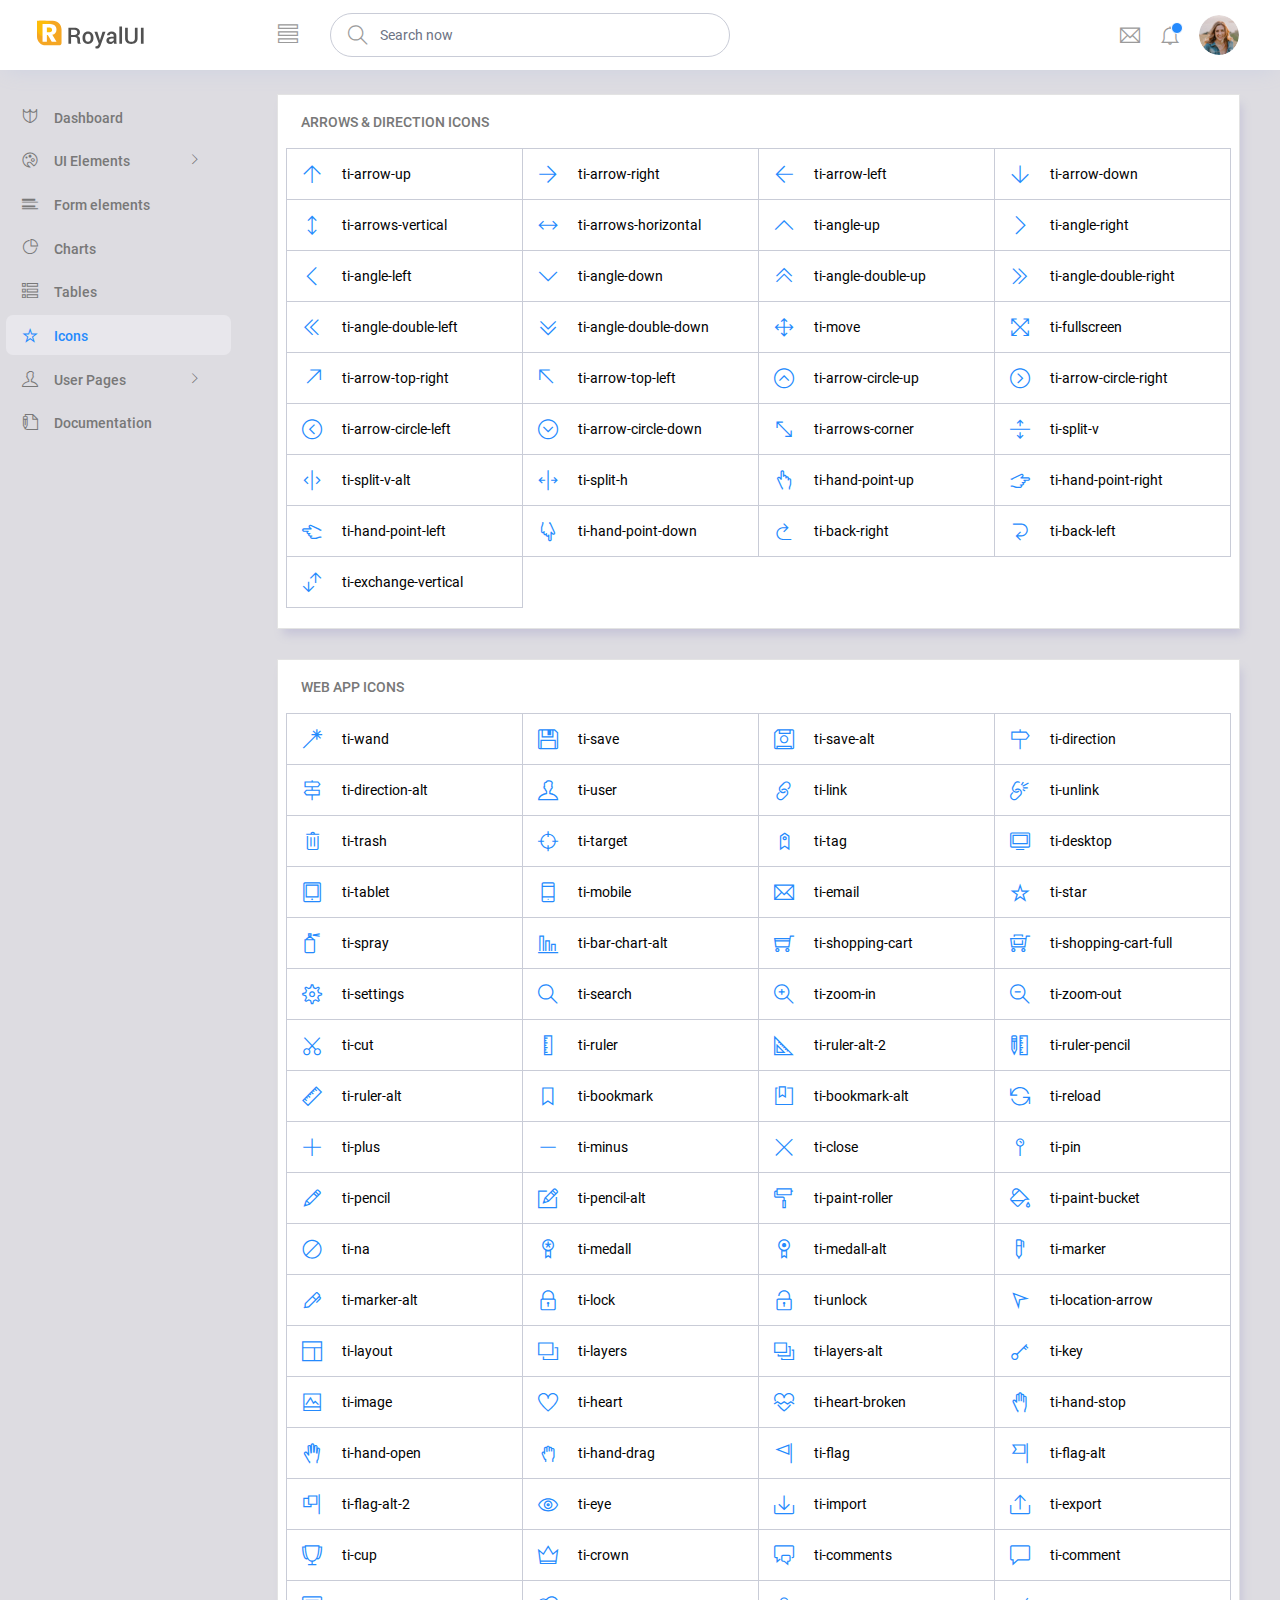
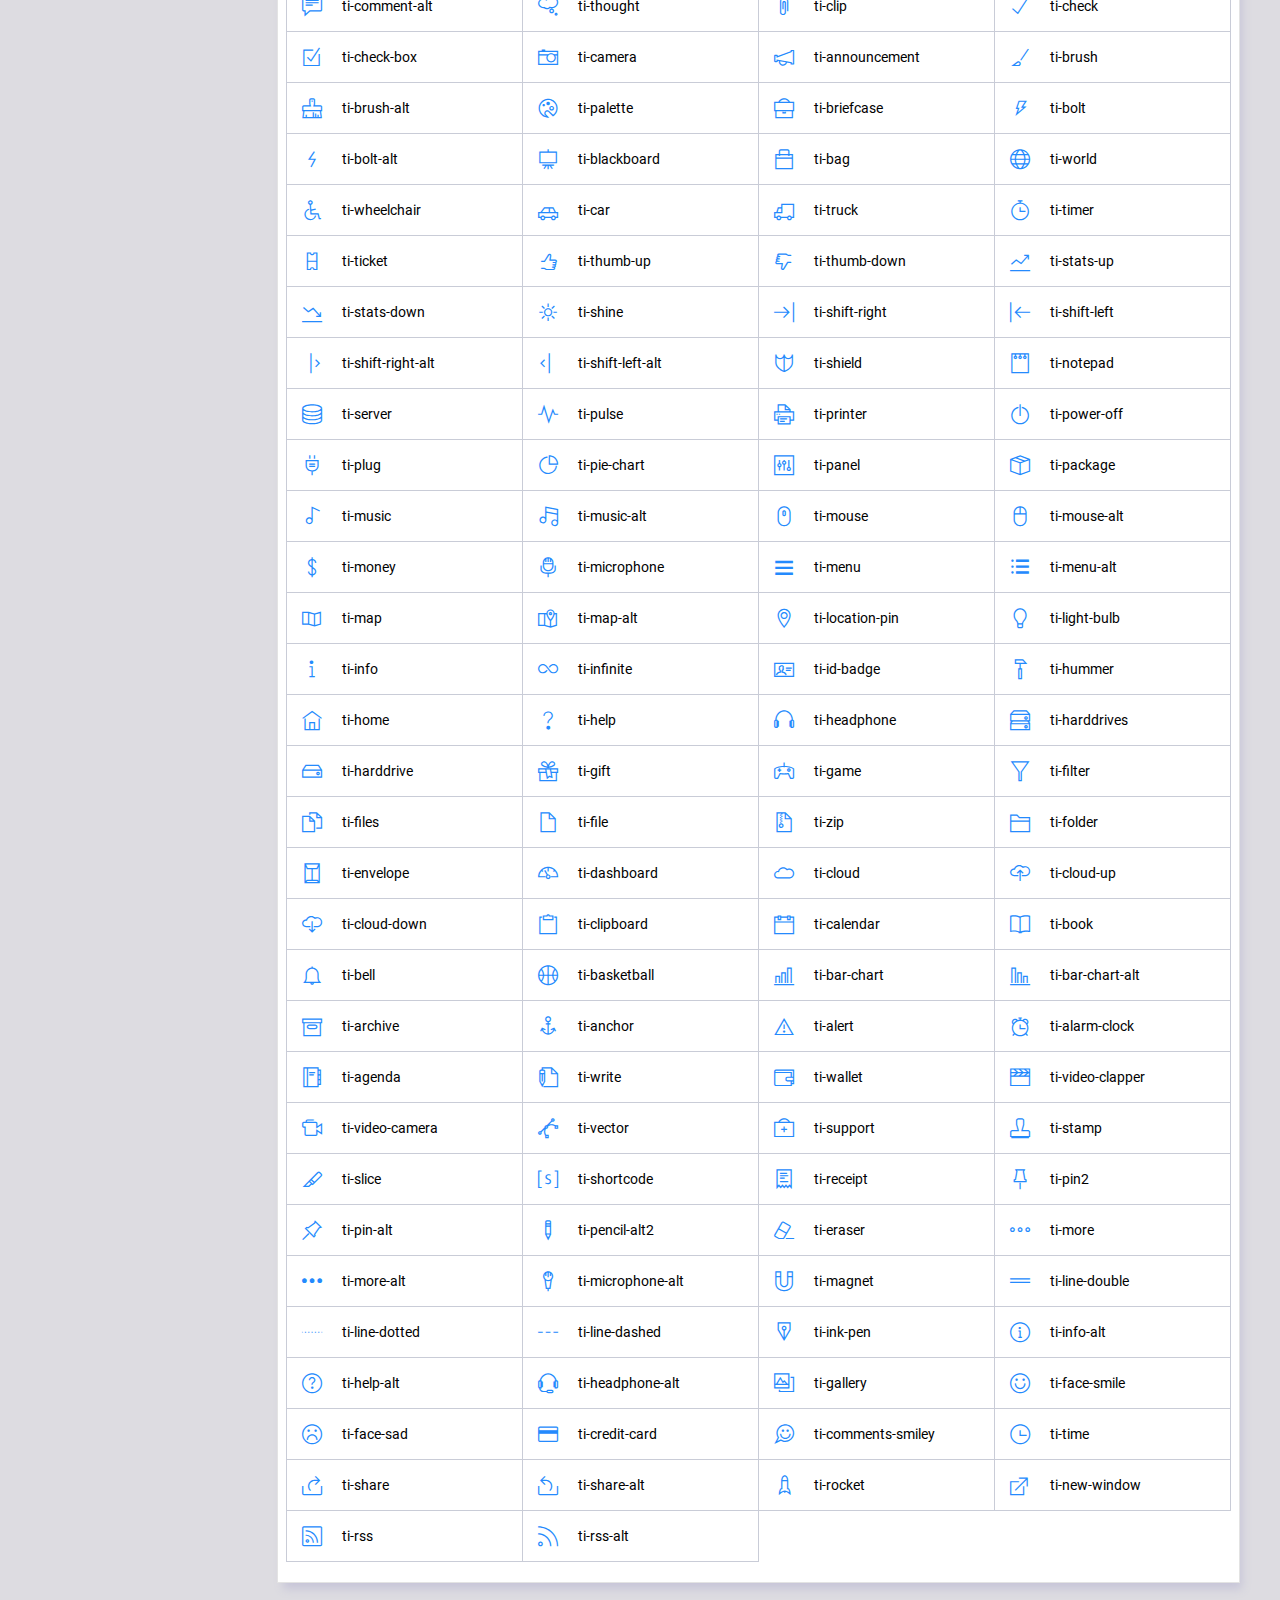
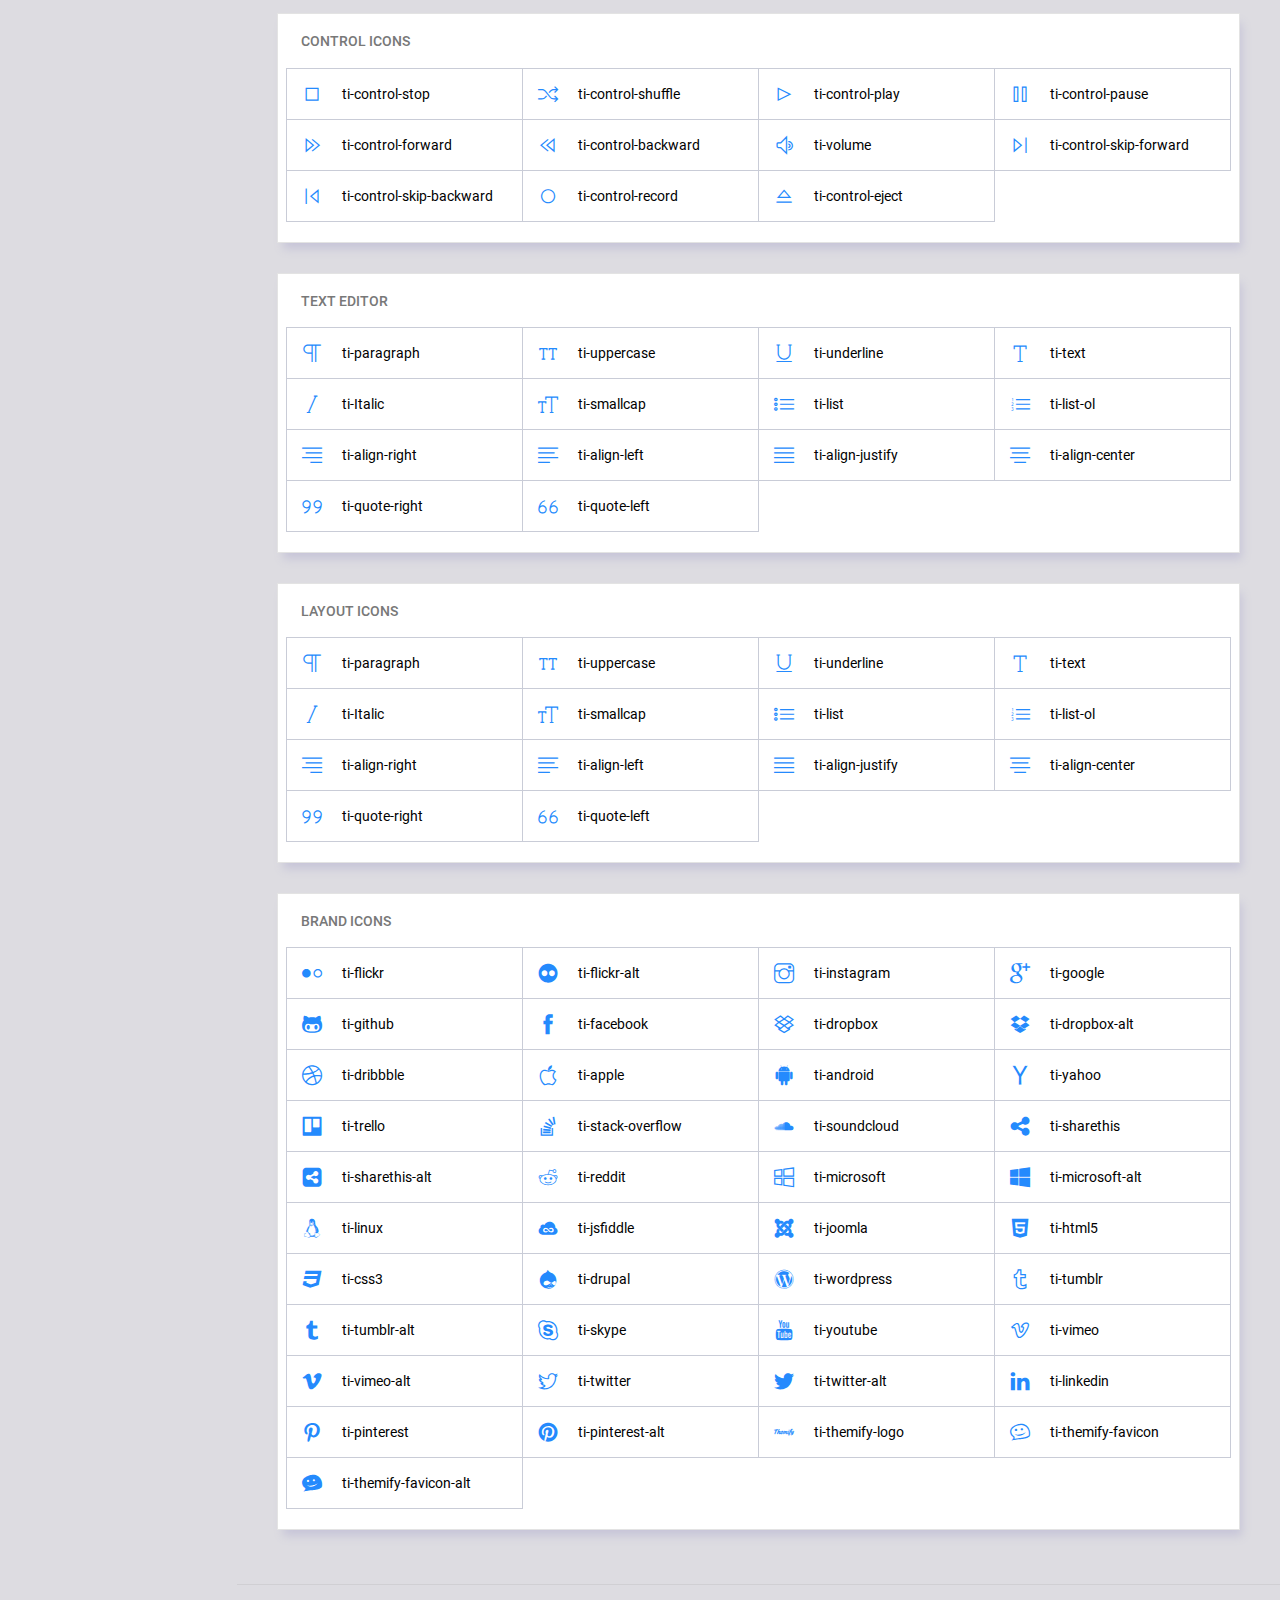
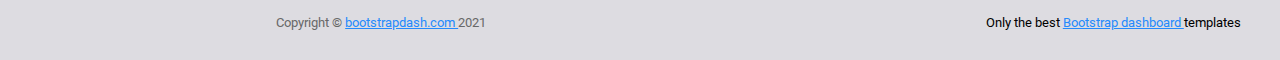
<file: static/admin/pages/icons/themify.html>
<!DOCTYPE html>
<html lang="en">

<head>
  <!-- Required meta tags -->
  <meta charset="utf-8">
  <meta name="viewport" content="width=device-width, initial-scale=1, shrink-to-fit=no">
  <title>RoyalUI Admin</title>
  <!-- plugins:css -->
  <link rel="stylesheet" href="../../vendors/ti-icons/css/themify-icons.css">
  <link rel="stylesheet" href="../../vendors/base/vendor.bundle.base.css">
  <!-- endinject -->
  <!-- plugin css for this page -->
  <!-- End plugin css for this page -->
  <!-- inject:css -->
  <link rel="stylesheet" href="../../css/style.css">
  <!-- endinject -->
  <link rel="shortcut icon" href="../../images/favicon.png" />
</head>

<body>
  <div class="container-scroller">
    <!-- partial:../../partials/_navbar.html -->
    <nav class="navbar col-lg-12 col-12 p-0 fixed-top d-flex flex-row">
      <div class="text-center navbar-brand-wrapper d-flex align-items-center justify-content-center">
        <a class="navbar-brand brand-logo me-5" href="../../index.html"><img src="../../images/logo.svg" class="me-2" alt="logo"/></a>
        <a class="navbar-brand brand-logo-mini" href="../../index.html"><img src="../../images/logo-mini.svg" alt="logo"/></a>
      </div>
      <div class="navbar-menu-wrapper d-flex align-items-center justify-content-end">
        <button class="navbar-toggler navbar-toggler align-self-center" type="button" data-toggle="minimize">
          <span class="ti-view-list"></span>
        </button>
        <ul class="navbar-nav mr-lg-2">
          <li class="nav-item nav-search d-none d-lg-block">
            <div class="input-group">
              <div class="input-group-prepend hover-cursor" id="navbar-search-icon">
                <span class="input-group-text" id="search">
                  <i class="ti-search"></i>
                </span>
              </div>
              <input type="text" class="form-control" id="navbar-search-input" placeholder="Search now" aria-label="search" aria-describedby="search">
            </div>
          </li>
        </ul>
        <ul class="navbar-nav navbar-nav-right">
          <li class="nav-item dropdown me-1">
            <a class="nav-link count-indicator dropdown-toggle d-flex justify-content-center align-items-center" id="messageDropdown" href="#" data-bs-toggle="dropdown">
              <i class="ti-email mx-0"></i>
            </a>
            <div class="dropdown-menu dropdown-menu-right navbar-dropdown" aria-labelledby="messageDropdown">
              <p class="mb-0 font-weight-normal float-left dropdown-header">Messages</p>
              <a class="dropdown-item">
                <div class="item-thumbnail">
                    <img src="../../images/faces/face4.jpg" alt="image" class="profile-pic">
                </div>
                <div class="item-content flex-grow">
                  <h6 class="ellipsis font-weight-normal">David Grey
                  </h6>
                  <p class="font-weight-light small-text text-muted mb-0">
                    The meeting is cancelled
                  </p>
                </div>
              </a>
              <a class="dropdown-item">
                <div class="item-thumbnail">
                    <img src="../../images/faces/face2.jpg" alt="image" class="profile-pic">
                </div>
                <div class="item-content flex-grow">
                  <h6 class="ellipsis font-weight-normal">Tim Cook
                  </h6>
                  <p class="font-weight-light small-text text-muted mb-0">
                    New product launch
                  </p>
                </div>
              </a>
              <a class="dropdown-item">
                <div class="item-thumbnail">
                    <img src="../../images/faces/face3.jpg" alt="image" class="profile-pic">
                </div>
                <div class="item-content flex-grow">
                  <h6 class="ellipsis font-weight-normal"> Johnson
                  </h6>
                  <p class="font-weight-light small-text text-muted mb-0">
                    Upcoming board meeting
                  </p>
                </div>
              </a>
            </div>
          </li>
          <li class="nav-item dropdown">
            <a class="nav-link count-indicator dropdown-toggle" id="notificationDropdown" href="#" data-bs-toggle="dropdown">
              <i class="ti-bell mx-0"></i>
              <span class="count"></span>
            </a>
            <div class="dropdown-menu dropdown-menu-right navbar-dropdown" aria-labelledby="notificationDropdown">
              <p class="mb-0 font-weight-normal float-left dropdown-header">Notifications</p>
              <a class="dropdown-item">
                <div class="item-thumbnail">
                  <div class="item-icon bg-success">
                    <i class="ti-info-alt mx-0"></i>
                  </div>
                </div>
                <div class="item-content">
                  <h6 class="font-weight-normal">Application Error</h6>
                  <p class="font-weight-light small-text mb-0 text-muted">
                    Just now
                  </p>
                </div>
              </a>
              <a class="dropdown-item">
                <div class="item-thumbnail">
                  <div class="item-icon bg-warning">
                    <i class="ti-settings mx-0"></i>
                  </div>
                </div>
                <div class="item-content">
                  <h6 class="font-weight-normal">Settings</h6>
                  <p class="font-weight-light small-text mb-0 text-muted">
                    Private message
                  </p>
                </div>
              </a>
              <a class="dropdown-item">
                <div class="item-thumbnail">
                  <div class="item-icon bg-info">
                    <i class="ti-user mx-0"></i>
                  </div>
                </div>
                <div class="item-content">
                  <h6 class="font-weight-normal">New user registration</h6>
                  <p class="font-weight-light small-text mb-0 text-muted">
                    2 days ago
                  </p>
                </div>
              </a>
            </div>
          </li>
          <li class="nav-item nav-profile dropdown">
            <a class="nav-link dropdown-toggle" href="#" data-bs-toggle="dropdown" id="profileDropdown">
              <img src="../../images/faces/face28.jpg" alt="profile"/>
            </a>
            <div class="dropdown-menu dropdown-menu-right navbar-dropdown" aria-labelledby="profileDropdown">
              <a class="dropdown-item">
                <i class="ti-settings text-primary"></i>
                Settings
              </a>
              <a class="dropdown-item">
                <i class="ti-power-off text-primary"></i>
                Logout
              </a>
            </div>
          </li>
        </ul>
        <button class="navbar-toggler navbar-toggler-right d-lg-none align-self-center" type="button" data-toggle="offcanvas">
          <span class="ti-view-list"></span>
        </button>
      </div>
    </nav>
    <!-- partial -->
    <div class="container-fluid page-body-wrapper">
      <!-- partial:../../partials/_sidebar.html -->
      <nav class="sidebar sidebar-offcanvas" id="sidebar">
        <ul class="nav">
          <li class="nav-item">
            <a class="nav-link" href="../../index.html">
              <i class="ti-shield menu-icon"></i>
              <span class="menu-title">Dashboard</span>
            </a>
          </li>
          <li class="nav-item">
            <a class="nav-link" data-bs-toggle="collapse" href="#ui-basic" aria-expanded="false" aria-controls="ui-basic">
              <i class="ti-palette menu-icon"></i>
              <span class="menu-title">UI Elements</span>
              <i class="menu-arrow"></i>
            </a>
            <div class="collapse" id="ui-basic">
              <ul class="nav flex-column sub-menu">
                <li class="nav-item"> <a class="nav-link" href="../../pages/ui-features/buttons.html">Buttons</a></li>
                <li class="nav-item"> <a class="nav-link" href="../../pages/ui-features/typography.html">Typography</a></li>
              </ul>
            </div>
          </li>
          <li class="nav-item">
            <a class="nav-link" href="../../pages/forms/basic_elements.html">
              <i class="ti-layout-list-post menu-icon"></i>
              <span class="menu-title">Form elements</span>
            </a>
          </li>
          <li class="nav-item">
            <a class="nav-link" href="../../pages/charts/chartjs.html">
              <i class="ti-pie-chart menu-icon"></i>
              <span class="menu-title">Charts</span>
            </a>
          </li>
          <li class="nav-item">
            <a class="nav-link" href="../../pages/tables/basic-table.html">
              <i class="ti-view-list-alt menu-icon"></i>
              <span class="menu-title">Tables</span>
            </a>
          </li>
          <li class="nav-item">
            <a class="nav-link" href="../../pages/icons/themify.html">
              <i class="ti-star menu-icon"></i>
              <span class="menu-title">Icons</span>
            </a>
          </li>
          <li class="nav-item">
            <a class="nav-link" data-bs-toggle="collapse" href="#auth" aria-expanded="false" aria-controls="auth">
              <i class="ti-user menu-icon"></i>
              <span class="menu-title">User Pages</span>
              <i class="menu-arrow"></i>
            </a>
            <div class="collapse" id="auth">
              <ul class="nav flex-column sub-menu">
                <li class="nav-item"> <a class="nav-link" href="../../pages/samples/login.html"> Login </a></li>
                <li class="nav-item"> <a class="nav-link" href="../../pages/samples/login-2.html"> Login 2 </a></li>
                <li class="nav-item"> <a class="nav-link" href="../../pages/samples/register.html"> Register </a></li>
                <li class="nav-item"> <a class="nav-link" href="../../pages/samples/register-2.html"> Register 2 </a></li>
                <li class="nav-item"> <a class="nav-link" href="../../pages/samples/lock-screen.html"> Lockscreen </a></li>
              </ul>
            </div>
          </li>
          <li class="nav-item">
            <a class="nav-link" href="../../documentation/documentation.html">
              <i class="ti-write menu-icon"></i>
              <span class="menu-title">Documentation</span>
            </a>
          </li>
        </ul>
      </nav>
      <!-- partial -->
      <div class="main-panel">          
        <div class="content-wrapper">
          <div class="row">
            <div class="col-lg-12 grid-margin">
              <div class="card">
                <div class="card-body">
                  <h4 class="card-title">Arrows & direction icons</h4>
                  <div class="icons-list row">
                    <div class="col-sm-6 col-md-4 col-lg-3"> <i class="ti-arrow-up"></i> ti-arrow-up </div>
                    <div class="col-sm-6 col-md-4 col-lg-3"> <i class="ti-arrow-right"></i> ti-arrow-right </div>
                    <div class="col-sm-6 col-md-4 col-lg-3"> <i class="ti-arrow-left"></i> ti-arrow-left </div>
                    <div class="col-sm-6 col-md-4 col-lg-3"> <i class="ti-arrow-down"></i> ti-arrow-down </div>
                    <div class="col-sm-6 col-md-4 col-lg-3"> <i class="ti-arrows-vertical"></i> ti-arrows-vertical </div>
                    <div class="col-sm-6 col-md-4 col-lg-3"> <i class="ti-arrows-horizontal"></i> ti-arrows-horizontal </div>
                    <div class="col-sm-6 col-md-4 col-lg-3"> <i class="ti-angle-up"></i> ti-angle-up </div>
                    <div class="col-sm-6 col-md-4 col-lg-3"> <i class="ti-angle-right"></i> ti-angle-right </div>
                    <div class="col-sm-6 col-md-4 col-lg-3"> <i class="ti-angle-left"></i> ti-angle-left </div>
                    <div class="col-sm-6 col-md-4 col-lg-3"> <i class="ti-angle-down"></i> ti-angle-down </div>
                    <div class="col-sm-6 col-md-4 col-lg-3"> <i class="ti-angle-double-up"></i> ti-angle-double-up </div>
                    <div class="col-sm-6 col-md-4 col-lg-3"> <i class="ti-angle-double-right"></i> ti-angle-double-right </div>
                    <div class="col-sm-6 col-md-4 col-lg-3"> <i class="ti-angle-double-left"></i> ti-angle-double-left </div>
                    <div class="col-sm-6 col-md-4 col-lg-3"> <i class="ti-angle-double-down"></i> ti-angle-double-down </div>
                    <div class="col-sm-6 col-md-4 col-lg-3"> <i class="ti-move"></i> ti-move </div>
                    <div class="col-sm-6 col-md-4 col-lg-3"> <i class="ti-fullscreen"></i> ti-fullscreen </div>
                    <div class="col-sm-6 col-md-4 col-lg-3"> <i class="ti-arrow-top-right"></i> ti-arrow-top-right </div>
                    <div class="col-sm-6 col-md-4 col-lg-3"> <i class="ti-arrow-top-left"></i> ti-arrow-top-left </div>
                    <div class="col-sm-6 col-md-4 col-lg-3"> <i class="ti-arrow-circle-up"></i> ti-arrow-circle-up </div>
                    <div class="col-sm-6 col-md-4 col-lg-3"> <i class="ti-arrow-circle-right"></i> ti-arrow-circle-right </div>
                    <div class="col-sm-6 col-md-4 col-lg-3"> <i class="ti-arrow-circle-left"></i> ti-arrow-circle-left </div>
                    <div class="col-sm-6 col-md-4 col-lg-3"> <i class="ti-arrow-circle-down"></i> ti-arrow-circle-down </div>
                    <div class="col-sm-6 col-md-4 col-lg-3"> <i class="ti-arrows-corner"></i> ti-arrows-corner </div>
                    <div class="col-sm-6 col-md-4 col-lg-3"> <i class="ti-split-v"></i> ti-split-v </div>
                    <div class="col-sm-6 col-md-4 col-lg-3"> <i class="ti-split-v-alt"></i> ti-split-v-alt </div>
                    <div class="col-sm-6 col-md-4 col-lg-3"> <i class="ti-split-h"></i> ti-split-h </div>
                    <div class="col-sm-6 col-md-4 col-lg-3"> <i class="ti-hand-point-up"></i> ti-hand-point-up </div>
                    <div class="col-sm-6 col-md-4 col-lg-3"> <i class="ti-hand-point-right"></i> ti-hand-point-right </div>
                    <div class="col-sm-6 col-md-4 col-lg-3"> <i class="ti-hand-point-left"></i> ti-hand-point-left </div>
                    <div class="col-sm-6 col-md-4 col-lg-3"> <i class="ti-hand-point-down"></i> ti-hand-point-down </div>
                    <div class="col-sm-6 col-md-4 col-lg-3"> <i class="ti-back-right"></i> ti-back-right </div>
                    <div class="col-sm-6 col-md-4 col-lg-3"> <i class="ti-back-left"></i> ti-back-left </div>
                    <div class="col-sm-6 col-md-4 col-lg-3"> <i class="ti-exchange-vertical"></i> ti-exchange-vertical </div>
                  </div>
                </div>
              </div>
            </div>
            <div class="col-lg-12 grid-margin">
              <div class="card">
                <div class="card-body">
                  <h4 class="card-title">Web app icons</h4>
                  <div class="icons-list row">
                    <div class="col-sm-6 col-md-4 col-lg-3"> <i class="ti-wand"></i> ti-wand </div>
                    <div class="col-sm-6 col-md-4 col-lg-3"> <i class="ti-save"></i> ti-save </div>
                    <div class="col-sm-6 col-md-4 col-lg-3"> <i class="ti-save-alt"></i> ti-save-alt </div>
                    <div class="col-sm-6 col-md-4 col-lg-3"> <i class="ti-direction"></i> ti-direction </div>
                    <div class="col-sm-6 col-md-4 col-lg-3"> <i class="ti-direction-alt"></i> ti-direction-alt </div>
                    <div class="col-sm-6 col-md-4 col-lg-3"> <i class="ti-user"></i> ti-user </div>
                    <div class="col-sm-6 col-md-4 col-lg-3"> <i class="ti-link"></i> ti-link </div>
                    <div class="col-sm-6 col-md-4 col-lg-3"> <i class="ti-unlink"></i> ti-unlink </div>
                    <div class="col-sm-6 col-md-4 col-lg-3"> <i class="ti-trash"></i> ti-trash </div>
                    <div class="col-sm-6 col-md-4 col-lg-3"> <i class="ti-target"></i> ti-target </div>
                    <div class="col-sm-6 col-md-4 col-lg-3"> <i class="ti-tag"></i> ti-tag </div>
                    <div class="col-sm-6 col-md-4 col-lg-3"> <i class="ti-desktop"></i> ti-desktop </div>
                    <div class="col-sm-6 col-md-4 col-lg-3"> <i class="ti-tablet"></i> ti-tablet </div>
                    <div class="col-sm-6 col-md-4 col-lg-3"> <i class="ti-mobile"></i> ti-mobile </div>
                    <div class="col-sm-6 col-md-4 col-lg-3"> <i class="ti-email"></i> ti-email </div>
                    <div class="col-sm-6 col-md-4 col-lg-3"> <i class="ti-star"></i> ti-star </div>
                    <div class="col-sm-6 col-md-4 col-lg-3"> <i class="ti-spray"></i> ti-spray </div>
                    <div class="col-sm-6 col-md-4 col-lg-3"> <i class="ti-bar-chart-alt"></i> ti-bar-chart-alt </div>
                    <div class="col-sm-6 col-md-4 col-lg-3"> <i class="ti-shopping-cart"></i> ti-shopping-cart </div>
                    <div class="col-sm-6 col-md-4 col-lg-3"> <i class="ti-shopping-cart-full"></i> ti-shopping-cart-full </div>
                    <div class="col-sm-6 col-md-4 col-lg-3"> <i class="ti-settings"></i> ti-settings </div>
                    <div class="col-sm-6 col-md-4 col-lg-3"> <i class="ti-search"></i> ti-search </div>
                    <div class="col-sm-6 col-md-4 col-lg-3"> <i class="ti-zoom-in"></i> ti-zoom-in </div>
                    <div class="col-sm-6 col-md-4 col-lg-3"> <i class="ti-zoom-out"></i> ti-zoom-out </div>
                    <div class="col-sm-6 col-md-4 col-lg-3"> <i class="ti-cut"></i> ti-cut </div>
                    <div class="col-sm-6 col-md-4 col-lg-3"> <i class="ti-ruler"></i> ti-ruler </div>
                    <div class="col-sm-6 col-md-4 col-lg-3"> <i class="ti-ruler-alt-2"></i> ti-ruler-alt-2 </div>
                    <div class="col-sm-6 col-md-4 col-lg-3"> <i class="ti-ruler-pencil"></i> ti-ruler-pencil </div>
                    <div class="col-sm-6 col-md-4 col-lg-3"> <i class="ti-ruler-alt"></i> ti-ruler-alt </div>
                    <div class="col-sm-6 col-md-4 col-lg-3"> <i class="ti-bookmark"></i> ti-bookmark </div>
                    <div class="col-sm-6 col-md-4 col-lg-3"> <i class="ti-bookmark-alt"></i> ti-bookmark-alt </div>
                    <div class="col-sm-6 col-md-4 col-lg-3"> <i class="ti-reload"></i> ti-reload </div>
                    <div class="col-sm-6 col-md-4 col-lg-3"> <i class="ti-plus"></i> ti-plus </div>
                    <div class="col-sm-6 col-md-4 col-lg-3"> <i class="ti-minus"></i> ti-minus </div>
                    <div class="col-sm-6 col-md-4 col-lg-3"> <i class="ti-close"></i> ti-close </div>
                    <div class="col-sm-6 col-md-4 col-lg-3"> <i class="ti-pin"></i> ti-pin </div>
                    <div class="col-sm-6 col-md-4 col-lg-3"> <i class="ti-pencil"></i> ti-pencil </div>
                    <div class="col-sm-6 col-md-4 col-lg-3"> <i class="ti-pencil-alt"></i> ti-pencil-alt </div>
                    <div class="col-sm-6 col-md-4 col-lg-3"> <i class="ti-paint-roller"></i> ti-paint-roller </div>
                    <div class="col-sm-6 col-md-4 col-lg-3"> <i class="ti-paint-bucket"></i> ti-paint-bucket </div>
                    <div class="col-sm-6 col-md-4 col-lg-3"> <i class="ti-na"></i> ti-na </div>
                    <div class="col-sm-6 col-md-4 col-lg-3"> <i class="ti-medall"></i> ti-medall </div>
                    <div class="col-sm-6 col-md-4 col-lg-3"> <i class="ti-medall-alt"></i> ti-medall-alt </div>
                    <div class="col-sm-6 col-md-4 col-lg-3"> <i class="ti-marker"></i> ti-marker </div>
                    <div class="col-sm-6 col-md-4 col-lg-3"> <i class="ti-marker-alt"></i> ti-marker-alt </div>
                    <div class="col-sm-6 col-md-4 col-lg-3"> <i class="ti-lock"></i> ti-lock </div>
                    <div class="col-sm-6 col-md-4 col-lg-3"> <i class="ti-unlock"></i> ti-unlock </div>
                    <div class="col-sm-6 col-md-4 col-lg-3"> <i class="ti-location-arrow"></i> ti-location-arrow </div>
                    <div class="col-sm-6 col-md-4 col-lg-3"> <i class="ti-layout"></i> ti-layout </div>
                    <div class="col-sm-6 col-md-4 col-lg-3"> <i class="ti-layers"></i> ti-layers </div>
                    <div class="col-sm-6 col-md-4 col-lg-3"> <i class="ti-layers-alt"></i> ti-layers-alt </div>
                    <div class="col-sm-6 col-md-4 col-lg-3"> <i class="ti-key"></i> ti-key </div>
                    <div class="col-sm-6 col-md-4 col-lg-3"> <i class="ti-image"></i> ti-image </div>
                    <div class="col-sm-6 col-md-4 col-lg-3"> <i class="ti-heart"></i> ti-heart </div>
                    <div class="col-sm-6 col-md-4 col-lg-3"> <i class="ti-heart-broken"></i> ti-heart-broken </div>
                    <div class="col-sm-6 col-md-4 col-lg-3"> <i class="ti-hand-stop"></i> ti-hand-stop </div>
                    <div class="col-sm-6 col-md-4 col-lg-3"> <i class="ti-hand-open"></i> ti-hand-open </div>
                    <div class="col-sm-6 col-md-4 col-lg-3"> <i class="ti-hand-drag"></i> ti-hand-drag </div>
                    <div class="col-sm-6 col-md-4 col-lg-3"> <i class="ti-flag"></i> ti-flag </div>
                    <div class="col-sm-6 col-md-4 col-lg-3"> <i class="ti-flag-alt"></i> ti-flag-alt </div>
                    <div class="col-sm-6 col-md-4 col-lg-3"> <i class="ti-flag-alt-2"></i> ti-flag-alt-2 </div>
                    <div class="col-sm-6 col-md-4 col-lg-3"> <i class="ti-eye"></i> ti-eye </div>
                    <div class="col-sm-6 col-md-4 col-lg-3"> <i class="ti-import"></i> ti-import </div>
                    <div class="col-sm-6 col-md-4 col-lg-3"> <i class="ti-export"></i> ti-export </div>
                    <div class="col-sm-6 col-md-4 col-lg-3"> <i class="ti-cup"></i> ti-cup </div>
                    <div class="col-sm-6 col-md-4 col-lg-3"> <i class="ti-crown"></i> ti-crown </div>
                    <div class="col-sm-6 col-md-4 col-lg-3"> <i class="ti-comments"></i> ti-comments </div>
                    <div class="col-sm-6 col-md-4 col-lg-3"> <i class="ti-comment"></i> ti-comment </div>
                    <div class="col-sm-6 col-md-4 col-lg-3"> <i class="ti-comment-alt"></i> ti-comment-alt </div>
                    <div class="col-sm-6 col-md-4 col-lg-3"> <i class="ti-thought"></i> ti-thought </div>
                    <div class="col-sm-6 col-md-4 col-lg-3"> <i class="ti-clip"></i> ti-clip </div>
                    <div class="col-sm-6 col-md-4 col-lg-3"> <i class="ti-check"></i> ti-check </div>
                    <div class="col-sm-6 col-md-4 col-lg-3"> <i class="ti-check-box"></i> ti-check-box </div>
                    <div class="col-sm-6 col-md-4 col-lg-3"> <i class="ti-camera"></i> ti-camera </div>
                    <div class="col-sm-6 col-md-4 col-lg-3"> <i class="ti-announcement"></i> ti-announcement </div>
                    <div class="col-sm-6 col-md-4 col-lg-3"> <i class="ti-brush"></i> ti-brush </div>
                    <div class="col-sm-6 col-md-4 col-lg-3"> <i class="ti-brush-alt"></i> ti-brush-alt </div>
                    <div class="col-sm-6 col-md-4 col-lg-3"> <i class="ti-palette"></i> ti-palette </div>
                    <div class="col-sm-6 col-md-4 col-lg-3"> <i class="ti-briefcase"></i> ti-briefcase </div>
                    <div class="col-sm-6 col-md-4 col-lg-3"> <i class="ti-bolt"></i> ti-bolt </div>
                    <div class="col-sm-6 col-md-4 col-lg-3"> <i class="ti-bolt-alt"></i> ti-bolt-alt </div>
                    <div class="col-sm-6 col-md-4 col-lg-3"> <i class="ti-blackboard"></i> ti-blackboard </div>
                    <div class="col-sm-6 col-md-4 col-lg-3"> <i class="ti-bag"></i> ti-bag </div>
                    <div class="col-sm-6 col-md-4 col-lg-3"> <i class="ti-world"></i> ti-world </div>
                    <div class="col-sm-6 col-md-4 col-lg-3"> <i class="ti-wheelchair"></i> ti-wheelchair </div>
                    <div class="col-sm-6 col-md-4 col-lg-3"> <i class="ti-car"></i> ti-car </div>
                    <div class="col-sm-6 col-md-4 col-lg-3"> <i class="ti-truck"></i> ti-truck </div>
                    <div class="col-sm-6 col-md-4 col-lg-3"> <i class="ti-timer"></i> ti-timer </div>
                    <div class="col-sm-6 col-md-4 col-lg-3"> <i class="ti-ticket"></i> ti-ticket </div>
                    <div class="col-sm-6 col-md-4 col-lg-3"> <i class="ti-thumb-up"></i> ti-thumb-up </div>
                    <div class="col-sm-6 col-md-4 col-lg-3"> <i class="ti-thumb-down"></i> ti-thumb-down </div>
                    <div class="col-sm-6 col-md-4 col-lg-3"> <i class="ti-stats-up"></i> ti-stats-up </div>
                    <div class="col-sm-6 col-md-4 col-lg-3"> <i class="ti-stats-down"></i> ti-stats-down </div>
                    <div class="col-sm-6 col-md-4 col-lg-3"> <i class="ti-shine"></i> ti-shine </div>
                    <div class="col-sm-6 col-md-4 col-lg-3"> <i class="ti-shift-right"></i> ti-shift-right </div>
                    <div class="col-sm-6 col-md-4 col-lg-3"> <i class="ti-shift-left"></i> ti-shift-left </div>
                    <div class="col-sm-6 col-md-4 col-lg-3"> <i class="ti-shift-right-alt"></i> ti-shift-right-alt </div>
                    <div class="col-sm-6 col-md-4 col-lg-3"> <i class="ti-shift-left-alt"></i> ti-shift-left-alt </div>
                    <div class="col-sm-6 col-md-4 col-lg-3"> <i class="ti-shield"></i> ti-shield </div>
                    <div class="col-sm-6 col-md-4 col-lg-3"> <i class="ti-notepad"></i> ti-notepad </div>
                    <div class="col-sm-6 col-md-4 col-lg-3"> <i class="ti-server"></i> ti-server </div>
                    <div class="col-sm-6 col-md-4 col-lg-3"> <i class="ti-pulse"></i> ti-pulse </div>
                    <div class="col-sm-6 col-md-4 col-lg-3"> <i class="ti-printer"></i> ti-printer </div>
                    <div class="col-sm-6 col-md-4 col-lg-3"> <i class="ti-power-off"></i> ti-power-off </div>
                    <div class="col-sm-6 col-md-4 col-lg-3"> <i class="ti-plug"></i> ti-plug </div>
                    <div class="col-sm-6 col-md-4 col-lg-3"> <i class="ti-pie-chart"></i> ti-pie-chart </div>
                    <div class="col-sm-6 col-md-4 col-lg-3"> <i class="ti-panel"></i> ti-panel </div>
                    <div class="col-sm-6 col-md-4 col-lg-3"> <i class="ti-package"></i> ti-package </div>
                    <div class="col-sm-6 col-md-4 col-lg-3"> <i class="ti-music"></i> ti-music </div>
                    <div class="col-sm-6 col-md-4 col-lg-3"> <i class="ti-music-alt"></i> ti-music-alt </div>
                    <div class="col-sm-6 col-md-4 col-lg-3"> <i class="ti-mouse"></i> ti-mouse </div>
                    <div class="col-sm-6 col-md-4 col-lg-3"> <i class="ti-mouse-alt"></i> ti-mouse-alt </div>
                    <div class="col-sm-6 col-md-4 col-lg-3"> <i class="ti-money"></i> ti-money </div>
                    <div class="col-sm-6 col-md-4 col-lg-3"> <i class="ti-microphone"></i> ti-microphone </div>
                    <div class="col-sm-6 col-md-4 col-lg-3"> <i class="ti-menu"></i> ti-menu </div>
                    <div class="col-sm-6 col-md-4 col-lg-3"> <i class="ti-menu-alt"></i> ti-menu-alt </div>
                    <div class="col-sm-6 col-md-4 col-lg-3"> <i class="ti-map"></i> ti-map </div>
                    <div class="col-sm-6 col-md-4 col-lg-3"> <i class="ti-map-alt"></i> ti-map-alt </div>
                    <div class="col-sm-6 col-md-4 col-lg-3"> <i class="ti-location-pin"></i> ti-location-pin </div>
                    <div class="col-sm-6 col-md-4 col-lg-3"> <i class="ti-light-bulb"></i> ti-light-bulb </div>
                    <div class="col-sm-6 col-md-4 col-lg-3"> <i class="ti-info"></i> ti-info </div>
                    <div class="col-sm-6 col-md-4 col-lg-3"> <i class="ti-infinite"></i> ti-infinite </div>
                    <div class="col-sm-6 col-md-4 col-lg-3"> <i class="ti-id-badge"></i> ti-id-badge </div>
                    <div class="col-sm-6 col-md-4 col-lg-3"> <i class="ti-hummer"></i> ti-hummer </div>
                    <div class="col-sm-6 col-md-4 col-lg-3"> <i class="ti-home"></i> ti-home </div>
                    <div class="col-sm-6 col-md-4 col-lg-3"> <i class="ti-help"></i> ti-help </div>
                    <div class="col-sm-6 col-md-4 col-lg-3"> <i class="ti-headphone"></i> ti-headphone </div>
                    <div class="col-sm-6 col-md-4 col-lg-3"> <i class="ti-harddrives"></i> ti-harddrives </div>
                    <div class="col-sm-6 col-md-4 col-lg-3"> <i class="ti-harddrive"></i> ti-harddrive </div>
                    <div class="col-sm-6 col-md-4 col-lg-3"> <i class="ti-gift"></i> ti-gift </div>
                    <div class="col-sm-6 col-md-4 col-lg-3"> <i class="ti-game"></i> ti-game </div>
                    <div class="col-sm-6 col-md-4 col-lg-3"> <i class="ti-filter"></i> ti-filter </div>
                    <div class="col-sm-6 col-md-4 col-lg-3"> <i class="ti-files"></i> ti-files </div>
                    <div class="col-sm-6 col-md-4 col-lg-3"> <i class="ti-file"></i> ti-file </div>
                    <div class="col-sm-6 col-md-4 col-lg-3"> <i class="ti-zip"></i> ti-zip </div>
                    <div class="col-sm-6 col-md-4 col-lg-3"> <i class="ti-folder"></i> ti-folder </div>
                    <div class="col-sm-6 col-md-4 col-lg-3"> <i class="ti-envelope"></i> ti-envelope </div>
                    <div class="col-sm-6 col-md-4 col-lg-3"> <i class="ti-dashboard"></i> ti-dashboard </div>
                    <div class="col-sm-6 col-md-4 col-lg-3"> <i class="ti-cloud"></i> ti-cloud </div>
                    <div class="col-sm-6 col-md-4 col-lg-3"> <i class="ti-cloud-up"></i> ti-cloud-up </div>
                    <div class="col-sm-6 col-md-4 col-lg-3"> <i class="ti-cloud-down"></i> ti-cloud-down </div>
                    <div class="col-sm-6 col-md-4 col-lg-3"> <i class="ti-clipboard"></i> ti-clipboard </div>
                    <div class="col-sm-6 col-md-4 col-lg-3"> <i class="ti-calendar"></i> ti-calendar </div>
                    <div class="col-sm-6 col-md-4 col-lg-3"> <i class="ti-book"></i> ti-book </div>
                    <div class="col-sm-6 col-md-4 col-lg-3"> <i class="ti-bell"></i> ti-bell </div>
                    <div class="col-sm-6 col-md-4 col-lg-3"> <i class="ti-basketball"></i> ti-basketball </div>
                    <div class="col-sm-6 col-md-4 col-lg-3"> <i class="ti-bar-chart"></i> ti-bar-chart </div>
                    <div class="col-sm-6 col-md-4 col-lg-3"> <i class="ti-bar-chart-alt"></i> ti-bar-chart-alt </div>
                    <div class="col-sm-6 col-md-4 col-lg-3"> <i class="ti-archive"></i> ti-archive </div>
                    <div class="col-sm-6 col-md-4 col-lg-3"> <i class="ti-anchor"></i> ti-anchor </div>
                    <div class="col-sm-6 col-md-4 col-lg-3"> <i class="ti-alert"></i> ti-alert </div>
                    <div class="col-sm-6 col-md-4 col-lg-3"> <i class="ti-alarm-clock"></i> ti-alarm-clock </div>
                    <div class="col-sm-6 col-md-4 col-lg-3"> <i class="ti-agenda"></i> ti-agenda </div>
                    <div class="col-sm-6 col-md-4 col-lg-3"> <i class="ti-write"></i> ti-write </div>
                    <div class="col-sm-6 col-md-4 col-lg-3"> <i class="ti-wallet"></i> ti-wallet </div>
                    <div class="col-sm-6 col-md-4 col-lg-3"> <i class="ti-video-clapper"></i> ti-video-clapper </div>
                    <div class="col-sm-6 col-md-4 col-lg-3"> <i class="ti-video-camera"></i> ti-video-camera </div>
                    <div class="col-sm-6 col-md-4 col-lg-3"> <i class="ti-vector"></i> ti-vector </div>
                    <div class="col-sm-6 col-md-4 col-lg-3"> <i class="ti-support"></i> ti-support </div>
                    <div class="col-sm-6 col-md-4 col-lg-3"> <i class="ti-stamp"></i> ti-stamp </div>
                    <div class="col-sm-6 col-md-4 col-lg-3"> <i class="ti-slice"></i> ti-slice </div>
                    <div class="col-sm-6 col-md-4 col-lg-3"> <i class="ti-shortcode"></i> ti-shortcode </div>
                    <div class="col-sm-6 col-md-4 col-lg-3"> <i class="ti-receipt"></i> ti-receipt </div>
                    <div class="col-sm-6 col-md-4 col-lg-3"> <i class="ti-pin2"></i> ti-pin2 </div>
                    <div class="col-sm-6 col-md-4 col-lg-3"> <i class="ti-pin-alt"></i> ti-pin-alt </div>
                    <div class="col-sm-6 col-md-4 col-lg-3"> <i class="ti-pencil-alt2"></i> ti-pencil-alt2 </div>
                    <div class="col-sm-6 col-md-4 col-lg-3"> <i class="ti-eraser"></i> ti-eraser </div>
                    <div class="col-sm-6 col-md-4 col-lg-3"> <i class="ti-more"></i> ti-more </div>
                    <div class="col-sm-6 col-md-4 col-lg-3"> <i class="ti-more-alt"></i> ti-more-alt </div>
                    <div class="col-sm-6 col-md-4 col-lg-3"> <i class="ti-microphone-alt"></i> ti-microphone-alt </div>
                    <div class="col-sm-6 col-md-4 col-lg-3"> <i class="ti-magnet"></i> ti-magnet </div>
                    <div class="col-sm-6 col-md-4 col-lg-3"> <i class="ti-line-double"></i> ti-line-double </div>
                    <div class="col-sm-6 col-md-4 col-lg-3"> <i class="ti-line-dotted"></i> ti-line-dotted </div>
                    <div class="col-sm-6 col-md-4 col-lg-3"> <i class="ti-line-dashed"></i> ti-line-dashed </div>
                    <div class="col-sm-6 col-md-4 col-lg-3"> <i class="ti-ink-pen"></i> ti-ink-pen </div>
                    <div class="col-sm-6 col-md-4 col-lg-3"> <i class="ti-info-alt"></i> ti-info-alt </div>
                    <div class="col-sm-6 col-md-4 col-lg-3"> <i class="ti-help-alt"></i> ti-help-alt </div>
                    <div class="col-sm-6 col-md-4 col-lg-3"> <i class="ti-headphone-alt"></i> ti-headphone-alt </div>
                    <div class="col-sm-6 col-md-4 col-lg-3"> <i class="ti-gallery"></i> ti-gallery </div>
                    <div class="col-sm-6 col-md-4 col-lg-3"> <i class="ti-face-smile"></i> ti-face-smile </div>
                    <div class="col-sm-6 col-md-4 col-lg-3"> <i class="ti-face-sad"></i> ti-face-sad </div>
                    <div class="col-sm-6 col-md-4 col-lg-3"> <i class="ti-credit-card"></i> ti-credit-card </div>
                    <div class="col-sm-6 col-md-4 col-lg-3"> <i class="ti-comments-smiley"></i> ti-comments-smiley </div>
                    <div class="col-sm-6 col-md-4 col-lg-3"> <i class="ti-time"></i> ti-time </div>
                    <div class="col-sm-6 col-md-4 col-lg-3"> <i class="ti-share"></i> ti-share </div>
                    <div class="col-sm-6 col-md-4 col-lg-3"> <i class="ti-share-alt"></i> ti-share-alt </div>
                    <div class="col-sm-6 col-md-4 col-lg-3"> <i class="ti-rocket"></i> ti-rocket </div>
                    <div class="col-sm-6 col-md-4 col-lg-3"> <i class="ti-new-window"></i> ti-new-window </div>
                    <div class="col-sm-6 col-md-4 col-lg-3"> <i class="ti-rss"></i> ti-rss </div>
                    <div class="col-sm-6 col-md-4 col-lg-3"> <i class="ti-rss-alt"></i> ti-rss-alt </div>
                  </div>
                </div>
              </div>
            </div>
            <div class="col-lg-12 grid-margin">
              <div class="card">
                <div class="card-body">
                  <h4 class="card-title">Control icons</h4>
                  <div class="icons-list row">
                    <div class="col-sm-6 col-md-4 col-lg-3"> <i class="ti-control-stop"></i> ti-control-stop </div>
                    <div class="col-sm-6 col-md-4 col-lg-3"> <i class="ti-control-shuffle"></i> ti-control-shuffle </div>
                    <div class="col-sm-6 col-md-4 col-lg-3"> <i class="ti-control-play"></i> ti-control-play </div>
                    <div class="col-sm-6 col-md-4 col-lg-3"> <i class="ti-control-pause"></i> ti-control-pause </div>
                    <div class="col-sm-6 col-md-4 col-lg-3"> <i class="ti-control-forward"></i> ti-control-forward </div>
                    <div class="col-sm-6 col-md-4 col-lg-3"> <i class="ti-control-backward"></i> ti-control-backward </div>
                    <div class="col-sm-6 col-md-4 col-lg-3"> <i class="ti-volume"></i> ti-volume </div>
                    <div class="col-sm-6 col-md-4 col-lg-3"> <i class="ti-control-skip-forward"></i> ti-control-skip-forward </div>
                    <div class="col-sm-6 col-md-4 col-lg-3"> <i class="ti-control-skip-backward"></i> ti-control-skip-backward </div>
                    <div class="col-sm-6 col-md-4 col-lg-3"> <i class="ti-control-record"></i> ti-control-record </div>
                    <div class="col-sm-6 col-md-4 col-lg-3"> <i class="ti-control-eject"></i> ti-control-eject </div>
                  </div>
                </div>
              </div>
            </div>
            <div class="col-lg-12 grid-margin">
              <div class="card">
                <div class="card-body">
                  <h4 class="card-title">Text editor</h4>
                  <div class="icons-list row">
                    <div class="col-sm-6 col-md-4 col-lg-3"> <i class="ti-paragraph"></i> ti-paragraph </div>
                    <div class="col-sm-6 col-md-4 col-lg-3"> <i class="ti-uppercase"></i> ti-uppercase </div>
                    <div class="col-sm-6 col-md-4 col-lg-3"> <i class="ti-underline"></i> ti-underline </div>
                    <div class="col-sm-6 col-md-4 col-lg-3"> <i class="ti-text"></i> ti-text </div>
                    <div class="col-sm-6 col-md-4 col-lg-3"> <i class="ti-Italic"></i> ti-Italic </div>
                    <div class="col-sm-6 col-md-4 col-lg-3"> <i class="ti-smallcap"></i> ti-smallcap </div>
                    <div class="col-sm-6 col-md-4 col-lg-3"> <i class="ti-list"></i> ti-list </div>
                    <div class="col-sm-6 col-md-4 col-lg-3"> <i class="ti-list-ol"></i> ti-list-ol </div>
                    <div class="col-sm-6 col-md-4 col-lg-3"> <i class="ti-align-right"></i> ti-align-right </div>
                    <div class="col-sm-6 col-md-4 col-lg-3"> <i class="ti-align-left"></i> ti-align-left </div>
                    <div class="col-sm-6 col-md-4 col-lg-3"> <i class="ti-align-justify"></i> ti-align-justify </div>
                    <div class="col-sm-6 col-md-4 col-lg-3"> <i class="ti-align-center"></i> ti-align-center </div>
                    <div class="col-sm-6 col-md-4 col-lg-3"> <i class="ti-quote-right"></i> ti-quote-right </div>
                    <div class="col-sm-6 col-md-4 col-lg-3"> <i class="ti-quote-left"></i> ti-quote-left </div>
                  </div>
                </div>
              </div>
            </div>
            <div class="col-lg-12 grid-margin">
              <div class="card">
                <div class="card-body">
                  <h4 class="card-title">Layout icons</h4>
                  <div class="icons-list row">
                    <div class="col-sm-6 col-md-4 col-lg-3"> <i class="ti-paragraph"></i> ti-paragraph </div>
                    <div class="col-sm-6 col-md-4 col-lg-3"> <i class="ti-uppercase"></i> ti-uppercase </div>
                    <div class="col-sm-6 col-md-4 col-lg-3"> <i class="ti-underline"></i> ti-underline </div>
                    <div class="col-sm-6 col-md-4 col-lg-3"> <i class="ti-text"></i> ti-text </div>
                    <div class="col-sm-6 col-md-4 col-lg-3"> <i class="ti-Italic"></i> ti-Italic </div>
                    <div class="col-sm-6 col-md-4 col-lg-3"> <i class="ti-smallcap"></i> ti-smallcap </div>
                    <div class="col-sm-6 col-md-4 col-lg-3"> <i class="ti-list"></i> ti-list </div>
                    <div class="col-sm-6 col-md-4 col-lg-3"> <i class="ti-list-ol"></i> ti-list-ol </div>
                    <div class="col-sm-6 col-md-4 col-lg-3"> <i class="ti-align-right"></i> ti-align-right </div>
                    <div class="col-sm-6 col-md-4 col-lg-3"> <i class="ti-align-left"></i> ti-align-left </div>
                    <div class="col-sm-6 col-md-4 col-lg-3"> <i class="ti-align-justify"></i> ti-align-justify </div>
                    <div class="col-sm-6 col-md-4 col-lg-3"> <i class="ti-align-center"></i> ti-align-center </div>
                    <div class="col-sm-6 col-md-4 col-lg-3"> <i class="ti-quote-right"></i> ti-quote-right </div>
                    <div class="col-sm-6 col-md-4 col-lg-3"> <i class="ti-quote-left"></i> ti-quote-left </div>
                  </div>
                </div>
              </div>
            </div>
            <div class="col-lg-12 grid-margin">
              <div class="card">
                <div class="card-body">
                  <h4 class="card-title">Brand icons</h4>
                  <div class="icons-list row">
                    <div class="col-sm-6 col-md-4 col-lg-3"> <i class="ti-flickr"></i> ti-flickr </div>
                    <div class="col-sm-6 col-md-4 col-lg-3"> <i class="ti-flickr-alt"></i> ti-flickr-alt </div>
                    <div class="col-sm-6 col-md-4 col-lg-3"> <i class="ti-instagram"></i> ti-instagram </div>
                    <div class="col-sm-6 col-md-4 col-lg-3"> <i class="ti-google"></i> ti-google </div>
                    <div class="col-sm-6 col-md-4 col-lg-3"> <i class="ti-github"></i> ti-github </div>
                    <div class="col-sm-6 col-md-4 col-lg-3"> <i class="ti-facebook"></i> ti-facebook </div>
                    <div class="col-sm-6 col-md-4 col-lg-3"> <i class="ti-dropbox"></i> ti-dropbox </div>
                    <div class="col-sm-6 col-md-4 col-lg-3"> <i class="ti-dropbox-alt"></i> ti-dropbox-alt </div>
                    <div class="col-sm-6 col-md-4 col-lg-3"> <i class="ti-dribbble"></i> ti-dribbble </div>
                    <div class="col-sm-6 col-md-4 col-lg-3"> <i class="ti-apple"></i> ti-apple </div>
                    <div class="col-sm-6 col-md-4 col-lg-3"> <i class="ti-android"></i> ti-android </div>
                    <div class="col-sm-6 col-md-4 col-lg-3"> <i class="ti-yahoo"></i> ti-yahoo </div>
                    <div class="col-sm-6 col-md-4 col-lg-3"> <i class="ti-trello"></i> ti-trello </div>
                    <div class="col-sm-6 col-md-4 col-lg-3"> <i class="ti-stack-overflow"></i> ti-stack-overflow </div>
                    <div class="col-sm-6 col-md-4 col-lg-3"> <i class="ti-soundcloud"></i> ti-soundcloud </div>
                    <div class="col-sm-6 col-md-4 col-lg-3"> <i class="ti-sharethis"></i> ti-sharethis </div>
                    <div class="col-sm-6 col-md-4 col-lg-3"> <i class="ti-sharethis-alt"></i> ti-sharethis-alt </div>
                    <div class="col-sm-6 col-md-4 col-lg-3"> <i class="ti-reddit"></i> ti-reddit </div>
                    <div class="col-sm-6 col-md-4 col-lg-3"> <i class="ti-microsoft"></i> ti-microsoft </div>
                    <div class="col-sm-6 col-md-4 col-lg-3"> <i class="ti-microsoft-alt"></i> ti-microsoft-alt </div>
                    <div class="col-sm-6 col-md-4 col-lg-3"> <i class="ti-linux"></i> ti-linux </div>
                    <div class="col-sm-6 col-md-4 col-lg-3"> <i class="ti-jsfiddle"></i> ti-jsfiddle </div>
                    <div class="col-sm-6 col-md-4 col-lg-3"> <i class="ti-joomla"></i> ti-joomla </div>
                    <div class="col-sm-6 col-md-4 col-lg-3"> <i class="ti-html5"></i> ti-html5 </div>
                    <div class="col-sm-6 col-md-4 col-lg-3"> <i class="ti-css3"></i> ti-css3 </div>
                    <div class="col-sm-6 col-md-4 col-lg-3"> <i class="ti-drupal"></i> ti-drupal </div>
                    <div class="col-sm-6 col-md-4 col-lg-3"> <i class="ti-wordpress"></i> ti-wordpress </div>
                    <div class="col-sm-6 col-md-4 col-lg-3"> <i class="ti-tumblr"></i> ti-tumblr </div>
                    <div class="col-sm-6 col-md-4 col-lg-3"> <i class="ti-tumblr-alt"></i> ti-tumblr-alt </div>
                    <div class="col-sm-6 col-md-4 col-lg-3"> <i class="ti-skype"></i> ti-skype </div>
                    <div class="col-sm-6 col-md-4 col-lg-3"> <i class="ti-youtube"></i> ti-youtube </div>
                    <div class="col-sm-6 col-md-4 col-lg-3"> <i class="ti-vimeo"></i> ti-vimeo </div>
                    <div class="col-sm-6 col-md-4 col-lg-3"> <i class="ti-vimeo-alt"></i> ti-vimeo-alt </div>
                    <div class="col-sm-6 col-md-4 col-lg-3"> <i class="ti-twitter"></i> ti-twitter </div>
                    <div class="col-sm-6 col-md-4 col-lg-3"> <i class="ti-twitter-alt"></i> ti-twitter-alt </div>
                    <div class="col-sm-6 col-md-4 col-lg-3"> <i class="ti-linkedin"></i> ti-linkedin </div>
                    <div class="col-sm-6 col-md-4 col-lg-3"> <i class="ti-pinterest"></i> ti-pinterest </div>
                    <div class="col-sm-6 col-md-4 col-lg-3"> <i class="ti-pinterest-alt"></i> ti-pinterest-alt </div>
                    <div class="col-sm-6 col-md-4 col-lg-3"> <i class="ti-themify-logo"></i> ti-themify-logo </div>
                    <div class="col-sm-6 col-md-4 col-lg-3"> <i class="ti-themify-favicon"></i> ti-themify-favicon </div>
                    <div class="col-sm-6 col-md-4 col-lg-3"> <i class="ti-themify-favicon-alt"></i> ti-themify-favicon-alt </div>
                  </div>
                </div>
              </div>
            </div>
          </div>
        </div>
        <!-- partial:../../partials/_footer.html -->
        <footer class="footer">
          <div class="d-sm-flex justify-content-center justify-content-sm-between">
            <span class="text-muted text-center text-sm-left d-block d-sm-inline-block">Copyright © <a href="https://www.bootstrapdash.com/" target="_blank">bootstrapdash.com </a>2021</span>
            <span class="float-none float-sm-right d-block mt-1 mt-sm-0 text-center">Only the best <a href="https://www.bootstrapdash.com/" target="_blank"> Bootstrap dashboard </a> templates</span>
          </div>
        </footer>
        <!-- partial -->
      </div>
    </div>
  </div>
  <!-- plugins:js -->
  <script src="../../vendors/base/vendor.bundle.base.js"></script>
  <!-- endinject -->
  <!-- Plugin js for this page-->
  <!-- End plugin js for this page-->
  <!-- inject:js -->
  <script src="../../js/off-canvas.js"></script>
  <script src="../../js/hoverable-collapse.js"></script>
  <script src="../../js/template.js"></script>
  <script src="../../js/todolist.js"></script>
  <!-- endinject -->
  <!-- Custom js for this page-->
  <!-- End custom js for this page-->
</body>

</html>
</file>
<file: static/admin/vendors/ti-icons/css/themify-icons.css>
@font-face {
	font-family: 'themify';
	src:url('../fonts/themify.eot');
	src:url('../fonts/themify.eot?#iefix') format('embedded-opentype'),
		url('../fonts/themify.woff') format('woff'),
		url('../fonts/themify.ttf') format('truetype'),
		url('../fonts/themify.svg') format('svg');
	font-weight: normal;
	font-style: normal;
}

[class^="ti-"], [class*=" ti-"] {
	font-family: 'themify';
	speak: none;
	font-style: normal;
	font-weight: normal;
	font-variant: normal;
	text-transform: none;
	line-height: 1;

	/* Better Font Rendering =========== */
	-webkit-font-smoothing: antialiased;
	-moz-osx-font-smoothing: grayscale;
}

.ti-wand:before {
	content: "\e600";
}
.ti-volume:before {
	content: "\e601";
}
.ti-user:before {
	content: "\e602";
}
.ti-unlock:before {
	content: "\e603";
}
.ti-unlink:before {
	content: "\e604";
}
.ti-trash:before {
	content: "\e605";
}
.ti-thought:before {
	content: "\e606";
}
.ti-target:before {
	content: "\e607";
}
.ti-tag:before {
	content: "\e608";
}
.ti-tablet:before {
	content: "\e609";
}
.ti-star:before {
	content: "\e60a";
}
.ti-spray:before {
	content: "\e60b";
}
.ti-signal:before {
	content: "\e60c";
}
.ti-shopping-cart:before {
	content: "\e60d";
}
.ti-shopping-cart-full:before {
	content: "\e60e";
}
.ti-settings:before {
	content: "\e60f";
}
.ti-search:before {
	content: "\e610";
}
.ti-zoom-in:before {
	content: "\e611";
}
.ti-zoom-out:before {
	content: "\e612";
}
.ti-cut:before {
	content: "\e613";
}
.ti-ruler:before {
	content: "\e614";
}
.ti-ruler-pencil:before {
	content: "\e615";
}
.ti-ruler-alt:before {
	content: "\e616";
}
.ti-bookmark:before {
	content: "\e617";
}
.ti-bookmark-alt:before {
	content: "\e618";
}
.ti-reload:before {
	content: "\e619";
}
.ti-plus:before {
	content: "\e61a";
}
.ti-pin:before {
	content: "\e61b";
}
.ti-pencil:before {
	content: "\e61c";
}
.ti-pencil-alt:before {
	content: "\e61d";
}
.ti-paint-roller:before {
	content: "\e61e";
}
.ti-paint-bucket:before {
	content: "\e61f";
}
.ti-na:before {
	content: "\e620";
}
.ti-mobile:before {
	content: "\e621";
}
.ti-minus:before {
	content: "\e622";
}
.ti-medall:before {
	content: "\e623";
}
.ti-medall-alt:before {
	content: "\e624";
}
.ti-marker:before {
	content: "\e625";
}
.ti-marker-alt:before {
	content: "\e626";
}
.ti-arrow-up:before {
	content: "\e627";
}
.ti-arrow-right:before {
	content: "\e628";
}
.ti-arrow-left:before {
	content: "\e629";
}
.ti-arrow-down:before {
	content: "\e62a";
}
.ti-lock:before {
	content: "\e62b";
}
.ti-location-arrow:before {
	content: "\e62c";
}
.ti-link:before {
	content: "\e62d";
}
.ti-layout:before {
	content: "\e62e";
}
.ti-layers:before {
	content: "\e62f";
}
.ti-layers-alt:before {
	content: "\e630";
}
.ti-key:before {
	content: "\e631";
}
.ti-import:before {
	content: "\e632";
}
.ti-image:before {
	content: "\e633";
}
.ti-heart:before {
	content: "\e634";
}
.ti-heart-broken:before {
	content: "\e635";
}
.ti-hand-stop:before {
	content: "\e636";
}
.ti-hand-open:before {
	content: "\e637";
}
.ti-hand-drag:before {
	content: "\e638";
}
.ti-folder:before {
	content: "\e639";
}
.ti-flag:before {
	content: "\e63a";
}
.ti-flag-alt:before {
	content: "\e63b";
}
.ti-flag-alt-2:before {
	content: "\e63c";
}
.ti-eye:before {
	content: "\e63d";
}
.ti-export:before {
	content: "\e63e";
}
.ti-exchange-vertical:before {
	content: "\e63f";
}
.ti-desktop:before {
	content: "\e640";
}
.ti-cup:before {
	content: "\e641";
}
.ti-crown:before {
	content: "\e642";
}
.ti-comments:before {
	content: "\e643";
}
.ti-comment:before {
	content: "\e644";
}
.ti-comment-alt:before {
	content: "\e645";
}
.ti-close:before {
	content: "\e646";
}
.ti-clip:before {
	content: "\e647";
}
.ti-angle-up:before {
	content: "\e648";
}
.ti-angle-right:before {
	content: "\e649";
}
.ti-angle-left:before {
	content: "\e64a";
}
.ti-angle-down:before {
	content: "\e64b";
}
.ti-check:before {
	content: "\e64c";
}
.ti-check-box:before {
	content: "\e64d";
}
.ti-camera:before {
	content: "\e64e";
}
.ti-announcement:before {
	content: "\e64f";
}
.ti-brush:before {
	content: "\e650";
}
.ti-briefcase:before {
	content: "\e651";
}
.ti-bolt:before {
	content: "\e652";
}
.ti-bolt-alt:before {
	content: "\e653";
}
.ti-blackboard:before {
	content: "\e654";
}
.ti-bag:before {
	content: "\e655";
}
.ti-move:before {
	content: "\e656";
}
.ti-arrows-vertical:before {
	content: "\e657";
}
.ti-arrows-horizontal:before {
	content: "\e658";
}
.ti-fullscreen:before {
	content: "\e659";
}
.ti-arrow-top-right:before {
	content: "\e65a";
}
.ti-arrow-top-left:before {
	content: "\e65b";
}
.ti-arrow-circle-up:before {
	content: "\e65c";
}
.ti-arrow-circle-right:before {
	content: "\e65d";
}
.ti-arrow-circle-left:before {
	content: "\e65e";
}
.ti-arrow-circle-down:before {
	content: "\e65f";
}
.ti-angle-double-up:before {
	content: "\e660";
}
.ti-angle-double-right:before {
	content: "\e661";
}
.ti-angle-double-left:before {
	content: "\e662";
}
.ti-angle-double-down:before {
	content: "\e663";
}
.ti-zip:before {
	content: "\e664";
}
.ti-world:before {
	content: "\e665";
}
.ti-wheelchair:before {
	content: "\e666";
}
.ti-view-list:before {
	content: "\e667";
}
.ti-view-list-alt:before {
	content: "\e668";
}
.ti-view-grid:before {
	content: "\e669";
}
.ti-uppercase:before {
	content: "\e66a";
}
.ti-upload:before {
	content: "\e66b";
}
.ti-underline:before {
	content: "\e66c";
}
.ti-truck:before {
	content: "\e66d";
}
.ti-timer:before {
	content: "\e66e";
}
.ti-ticket:before {
	content: "\e66f";
}
.ti-thumb-up:before {
	content: "\e670";
}
.ti-thumb-down:before {
	content: "\e671";
}
.ti-text:before {
	content: "\e672";
}
.ti-stats-up:before {
	content: "\e673";
}
.ti-stats-down:before {
	content: "\e674";
}
.ti-split-v:before {
	content: "\e675";
}
.ti-split-h:before {
	content: "\e676";
}
.ti-smallcap:before {
	content: "\e677";
}
.ti-shine:before {
	content: "\e678";
}
.ti-shift-right:before {
	content: "\e679";
}
.ti-shift-left:before {
	content: "\e67a";
}
.ti-shield:before {
	content: "\e67b";
}
.ti-notepad:before {
	content: "\e67c";
}
.ti-server:before {
	content: "\e67d";
}
.ti-quote-right:before {
	content: "\e67e";
}
.ti-quote-left:before {
	content: "\e67f";
}
.ti-pulse:before {
	content: "\e680";
}
.ti-printer:before {
	content: "\e681";
}
.ti-power-off:before {
	content: "\e682";
}
.ti-plug:before {
	content: "\e683";
}
.ti-pie-chart:before {
	content: "\e684";
}
.ti-paragraph:before {
	content: "\e685";
}
.ti-panel:before {
	content: "\e686";
}
.ti-package:before {
	content: "\e687";
}
.ti-music:before {
	content: "\e688";
}
.ti-music-alt:before {
	content: "\e689";
}
.ti-mouse:before {
	content: "\e68a";
}
.ti-mouse-alt:before {
	content: "\e68b";
}
.ti-money:before {
	content: "\e68c";
}
.ti-microphone:before {
	content: "\e68d";
}
.ti-menu:before {
	content: "\e68e";
}
.ti-menu-alt:before {
	content: "\e68f";
}
.ti-map:before {
	content: "\e690";
}
.ti-map-alt:before {
	content: "\e691";
}
.ti-loop:before {
	content: "\e692";
}
.ti-location-pin:before {
	content: "\e693";
}
.ti-list:before {
	content: "\e694";
}
.ti-light-bulb:before {
	content: "\e695";
}
.ti-Italic:before {
	content: "\e696";
}
.ti-info:before {
	content: "\e697";
}
.ti-infinite:before {
	content: "\e698";
}
.ti-id-badge:before {
	content: "\e699";
}
.ti-hummer:before {
	content: "\e69a";
}
.ti-home:before {
	content: "\e69b";
}
.ti-help:before {
	content: "\e69c";
}
.ti-headphone:before {
	content: "\e69d";
}
.ti-harddrives:before {
	content: "\e69e";
}
.ti-harddrive:before {
	content: "\e69f";
}
.ti-gift:before {
	content: "\e6a0";
}
.ti-game:before {
	content: "\e6a1";
}
.ti-filter:before {
	content: "\e6a2";
}
.ti-files:before {
	content: "\e6a3";
}
.ti-file:before {
	content: "\e6a4";
}
.ti-eraser:before {
	content: "\e6a5";
}
.ti-envelope:before {
	content: "\e6a6";
}
.ti-download:before {
	content: "\e6a7";
}
.ti-direction:before {
	content: "\e6a8";
}
.ti-direction-alt:before {
	content: "\e6a9";
}
.ti-dashboard:before {
	content: "\e6aa";
}
.ti-control-stop:before {
	content: "\e6ab";
}
.ti-control-shuffle:before {
	content: "\e6ac";
}
.ti-control-play:before {
	content: "\e6ad";
}
.ti-control-pause:before {
	content: "\e6ae";
}
.ti-control-forward:before {
	content: "\e6af";
}
.ti-control-backward:before {
	content: "\e6b0";
}
.ti-cloud:before {
	content: "\e6b1";
}
.ti-cloud-up:before {
	content: "\e6b2";
}
.ti-cloud-down:before {
	content: "\e6b3";
}
.ti-clipboard:before {
	content: "\e6b4";
}
.ti-car:before {
	content: "\e6b5";
}
.ti-calendar:before {
	content: "\e6b6";
}
.ti-book:before {
	content: "\e6b7";
}
.ti-bell:before {
	content: "\e6b8";
}
.ti-basketball:before {
	content: "\e6b9";
}
.ti-bar-chart:before {
	content: "\e6ba";
}
.ti-bar-chart-alt:before {
	content: "\e6bb";
}
.ti-back-right:before {
	content: "\e6bc";
}
.ti-back-left:before {
	content: "\e6bd";
}
.ti-arrows-corner:before {
	content: "\e6be";
}
.ti-archive:before {
	content: "\e6bf";
}
.ti-anchor:before {
	content: "\e6c0";
}
.ti-align-right:before {
	content: "\e6c1";
}
.ti-align-left:before {
	content: "\e6c2";
}
.ti-align-justify:before {
	content: "\e6c3";
}
.ti-align-center:before {
	content: "\e6c4";
}
.ti-alert:before {
	content: "\e6c5";
}
.ti-alarm-clock:before {
	content: "\e6c6";
}
.ti-agenda:before {
	content: "\e6c7";
}
.ti-write:before {
	content: "\e6c8";
}
.ti-window:before {
	content: "\e6c9";
}
.ti-widgetized:before {
	content: "\e6ca";
}
.ti-widget:before {
	content: "\e6cb";
}
.ti-widget-alt:before {
	content: "\e6cc";
}
.ti-wallet:before {
	content: "\e6cd";
}
.ti-video-clapper:before {
	content: "\e6ce";
}
.ti-video-camera:before {
	content: "\e6cf";
}
.ti-vector:before {
	content: "\e6d0";
}
.ti-themify-logo:before {
	content: "\e6d1";
}
.ti-themify-favicon:before {
	content: "\e6d2";
}
.ti-themify-favicon-alt:before {
	content: "\e6d3";
}
.ti-support:before {
	content: "\e6d4";
}
.ti-stamp:before {
	content: "\e6d5";
}
.ti-split-v-alt:before {
	content: "\e6d6";
}
.ti-slice:before {
	content: "\e6d7";
}
.ti-shortcode:before {
	content: "\e6d8";
}
.ti-shift-right-alt:before {
	content: "\e6d9";
}
.ti-shift-left-alt:before {
	content: "\e6da";
}
.ti-ruler-alt-2:before {
	content: "\e6db";
}
.ti-receipt:before {
	content: "\e6dc";
}
.ti-pin2:before {
	content: "\e6dd";
}
.ti-pin-alt:before {
	content: "\e6de";
}
.ti-pencil-alt2:before {
	content: "\e6df";
}
.ti-palette:before {
	content: "\e6e0";
}
.ti-more:before {
	content: "\e6e1";
}
.ti-more-alt:before {
	content: "\e6e2";
}
.ti-microphone-alt:before {
	content: "\e6e3";
}
.ti-magnet:before {
	content: "\e6e4";
}
.ti-line-double:before {
	content: "\e6e5";
}
.ti-line-dotted:before {
	content: "\e6e6";
}
.ti-line-dashed:before {
	content: "\e6e7";
}
.ti-layout-width-full:before {
	content: "\e6e8";
}
.ti-layout-width-default:before {
	content: "\e6e9";
}
.ti-layout-width-default-alt:before {
	content: "\e6ea";
}
.ti-layout-tab:before {
	content: "\e6eb";
}
.ti-layout-tab-window:before {
	content: "\e6ec";
}
.ti-layout-tab-v:before {
	content: "\e6ed";
}
.ti-layout-tab-min:before {
	content: "\e6ee";
}
.ti-layout-slider:before {
	content: "\e6ef";
}
.ti-layout-slider-alt:before {
	content: "\e6f0";
}
.ti-layout-sidebar-right:before {
	content: "\e6f1";
}
.ti-layout-sidebar-none:before {
	content: "\e6f2";
}
.ti-layout-sidebar-left:before {
	content: "\e6f3";
}
.ti-layout-placeholder:before {
	content: "\e6f4";
}
.ti-layout-menu:before {
	content: "\e6f5";
}
.ti-layout-menu-v:before {
	content: "\e6f6";
}
.ti-layout-menu-separated:before {
	content: "\e6f7";
}
.ti-layout-menu-full:before {
	content: "\e6f8";
}
.ti-layout-media-right-alt:before {
	content: "\e6f9";
}
.ti-layout-media-right:before {
	content: "\e6fa";
}
.ti-layout-media-overlay:before {
	content: "\e6fb";
}
.ti-layout-media-overlay-alt:before {
	content: "\e6fc";
}
.ti-layout-media-overlay-alt-2:before {
	content: "\e6fd";
}
.ti-layout-media-left-alt:before {
	content: "\e6fe";
}
.ti-layout-media-left:before {
	content: "\e6ff";
}
.ti-layout-media-center-alt:before {
	content: "\e700";
}
.ti-layout-media-center:before {
	content: "\e701";
}
.ti-layout-list-thumb:before {
	content: "\e702";
}
.ti-layout-list-thumb-alt:before {
	content: "\e703";
}
.ti-layout-list-post:before {
	content: "\e704";
}
.ti-layout-list-large-image:before {
	content: "\e705";
}
.ti-layout-line-solid:before {
	content: "\e706";
}
.ti-layout-grid4:before {
	content: "\e707";
}
.ti-layout-grid3:before {
	content: "\e708";
}
.ti-layout-grid2:before {
	content: "\e709";
}
.ti-layout-grid2-thumb:before {
	content: "\e70a";
}
.ti-layout-cta-right:before {
	content: "\e70b";
}
.ti-layout-cta-left:before {
	content: "\e70c";
}
.ti-layout-cta-center:before {
	content: "\e70d";
}
.ti-layout-cta-btn-right:before {
	content: "\e70e";
}
.ti-layout-cta-btn-left:before {
	content: "\e70f";
}
.ti-layout-column4:before {
	content: "\e710";
}
.ti-layout-column3:before {
	content: "\e711";
}
.ti-layout-column2:before {
	content: "\e712";
}
.ti-layout-accordion-separated:before {
	content: "\e713";
}
.ti-layout-accordion-merged:before {
	content: "\e714";
}
.ti-layout-accordion-list:before {
	content: "\e715";
}
.ti-ink-pen:before {
	content: "\e716";
}
.ti-info-alt:before {
	content: "\e717";
}
.ti-help-alt:before {
	content: "\e718";
}
.ti-headphone-alt:before {
	content: "\e719";
}
.ti-hand-point-up:before {
	content: "\e71a";
}
.ti-hand-point-right:before {
	content: "\e71b";
}
.ti-hand-point-left:before {
	content: "\e71c";
}
.ti-hand-point-down:before {
	content: "\e71d";
}
.ti-gallery:before {
	content: "\e71e";
}
.ti-face-smile:before {
	content: "\e71f";
}
.ti-face-sad:before {
	content: "\e720";
}
.ti-credit-card:before {
	content: "\e721";
}
.ti-control-skip-forward:before {
	content: "\e722";
}
.ti-control-skip-backward:before {
	content: "\e723";
}
.ti-control-record:before {
	content: "\e724";
}
.ti-control-eject:before {
	content: "\e725";
}
.ti-comments-smiley:before {
	content: "\e726";
}
.ti-brush-alt:before {
	content: "\e727";
}
.ti-youtube:before {
	content: "\e728";
}
.ti-vimeo:before {
	content: "\e729";
}
.ti-twitter:before {
	content: "\e72a";
}
.ti-time:before {
	content: "\e72b";
}
.ti-tumblr:before {
	content: "\e72c";
}
.ti-skype:before {
	content: "\e72d";
}
.ti-share:before {
	content: "\e72e";
}
.ti-share-alt:before {
	content: "\e72f";
}
.ti-rocket:before {
	content: "\e730";
}
.ti-pinterest:before {
	content: "\e731";
}
.ti-new-window:before {
	content: "\e732";
}
.ti-microsoft:before {
	content: "\e733";
}
.ti-list-ol:before {
	content: "\e734";
}
.ti-linkedin:before {
	content: "\e735";
}
.ti-layout-sidebar-2:before {
	content: "\e736";
}
.ti-layout-grid4-alt:before {
	content: "\e737";
}
.ti-layout-grid3-alt:before {
	content: "\e738";
}
.ti-layout-grid2-alt:before {
	content: "\e739";
}
.ti-layout-column4-alt:before {
	content: "\e73a";
}
.ti-layout-column3-alt:before {
	content: "\e73b";
}
.ti-layout-column2-alt:before {
	content: "\e73c";
}
.ti-instagram:before {
	content: "\e73d";
}
.ti-google:before {
	content: "\e73e";
}
.ti-github:before {
	content: "\e73f";
}
.ti-flickr:before {
	content: "\e740";
}
.ti-facebook:before {
	content: "\e741";
}
.ti-dropbox:before {
	content: "\e742";
}
.ti-dribbble:before {
	content: "\e743";
}
.ti-apple:before {
	content: "\e744";
}
.ti-android:before {
	content: "\e745";
}
.ti-save:before {
	content: "\e746";
}
.ti-save-alt:before {
	content: "\e747";
}
.ti-yahoo:before {
	content: "\e748";
}
.ti-wordpress:before {
	content: "\e749";
}
.ti-vimeo-alt:before {
	content: "\e74a";
}
.ti-twitter-alt:before {
	content: "\e74b";
}
.ti-tumblr-alt:before {
	content: "\e74c";
}
.ti-trello:before {
	content: "\e74d";
}
.ti-stack-overflow:before {
	content: "\e74e";
}
.ti-soundcloud:before {
	content: "\e74f";
}
.ti-sharethis:before {
	content: "\e750";
}
.ti-sharethis-alt:before {
	content: "\e751";
}
.ti-reddit:before {
	content: "\e752";
}
.ti-pinterest-alt:before {
	content: "\e753";
}
.ti-microsoft-alt:before {
	content: "\e754";
}
.ti-linux:before {
	content: "\e755";
}
.ti-jsfiddle:before {
	content: "\e756";
}
.ti-joomla:before {
	content: "\e757";
}
.ti-html5:before {
	content: "\e758";
}
.ti-flickr-alt:before {
	content: "\e759";
}
.ti-email:before {
	content: "\e75a";
}
.ti-drupal:before {
	content: "\e75b";
}
.ti-dropbox-alt:before {
	content: "\e75c";
}
.ti-css3:before {
	content: "\e75d";
}
.ti-rss:before {
	content: "\e75e";
}
.ti-rss-alt:before {
	content: "\e75f";
}
</file>
<file: static/admin/vendors/base/vendor.bundle.base.css>
/*
 * Container style
 */
.ps {
  overflow: hidden !important;
  overflow-anchor: none;
  -ms-overflow-style: none;
  touch-action: auto;
  -ms-touch-action: auto;
}

/*
 * Scrollbar rail styles
 */
.ps__rail-x {
  display: none;
  opacity: 0;
  transition: background-color .2s linear, opacity .2s linear;
  -webkit-transition: background-color .2s linear, opacity .2s linear;
  height: 15px;
  /* there must be 'bottom' or 'top' for ps__rail-x */
  bottom: 0px;
  /* please don't change 'position' */
  position: absolute;
}

.ps__rail-y {
  display: none;
  opacity: 0;
  transition: background-color .2s linear, opacity .2s linear;
  -webkit-transition: background-color .2s linear, opacity .2s linear;
  width: 15px;
  /* there must be 'right' or 'left' for ps__rail-y */
  right: 0;
  /* please don't change 'position' */
  position: absolute;
}

.ps--active-x > .ps__rail-x,
.ps--active-y > .ps__rail-y {
  display: block;
  background-color: transparent;
}

.ps:hover > .ps__rail-x,
.ps:hover > .ps__rail-y,
.ps--focus > .ps__rail-x,
.ps--focus > .ps__rail-y,
.ps--scrolling-x > .ps__rail-x,
.ps--scrolling-y > .ps__rail-y {
  opacity: 0.6;
}

.ps .ps__rail-x:hover,
.ps .ps__rail-y:hover,
.ps .ps__rail-x:focus,
.ps .ps__rail-y:focus,
.ps .ps__rail-x.ps--clicking,
.ps .ps__rail-y.ps--clicking {
  background-color: #eee;
  opacity: 0.9;
}

/*
 * Scrollbar thumb styles
 */
.ps__thumb-x {
  background-color: #aaa;
  border-radius: 6px;
  transition: background-color .2s linear, height .2s ease-in-out;
  -webkit-transition: background-color .2s linear, height .2s ease-in-out;
  height: 6px;
  /* there must be 'bottom' for ps__thumb-x */
  bottom: 2px;
  /* please don't change 'position' */
  position: absolute;
}

.ps__thumb-y {
  background-color: #aaa;
  border-radius: 6px;
  transition: background-color .2s linear, width .2s ease-in-out;
  -webkit-transition: background-color .2s linear, width .2s ease-in-out;
  width: 6px;
  /* there must be 'right' for ps__thumb-y */
  right: 2px;
  /* please don't change 'position' */
  position: absolute;
}

.ps__rail-x:hover > .ps__thumb-x,
.ps__rail-x:focus > .ps__thumb-x,
.ps__rail-x.ps--clicking .ps__thumb-x {
  background-color: #999;
  height: 11px;
}

.ps__rail-y:hover > .ps__thumb-y,
.ps__rail-y:focus > .ps__thumb-y,
.ps__rail-y.ps--clicking .ps__thumb-y {
  background-color: #999;
  width: 11px;
}

/* MS supports */
@supports (-ms-overflow-style: none) {
  .ps {
    overflow: auto !important;
  }
}

@media screen and (-ms-high-contrast: active), (-ms-high-contrast: none) {
  .ps {
    overflow: auto !important;
  }
}
</file>
